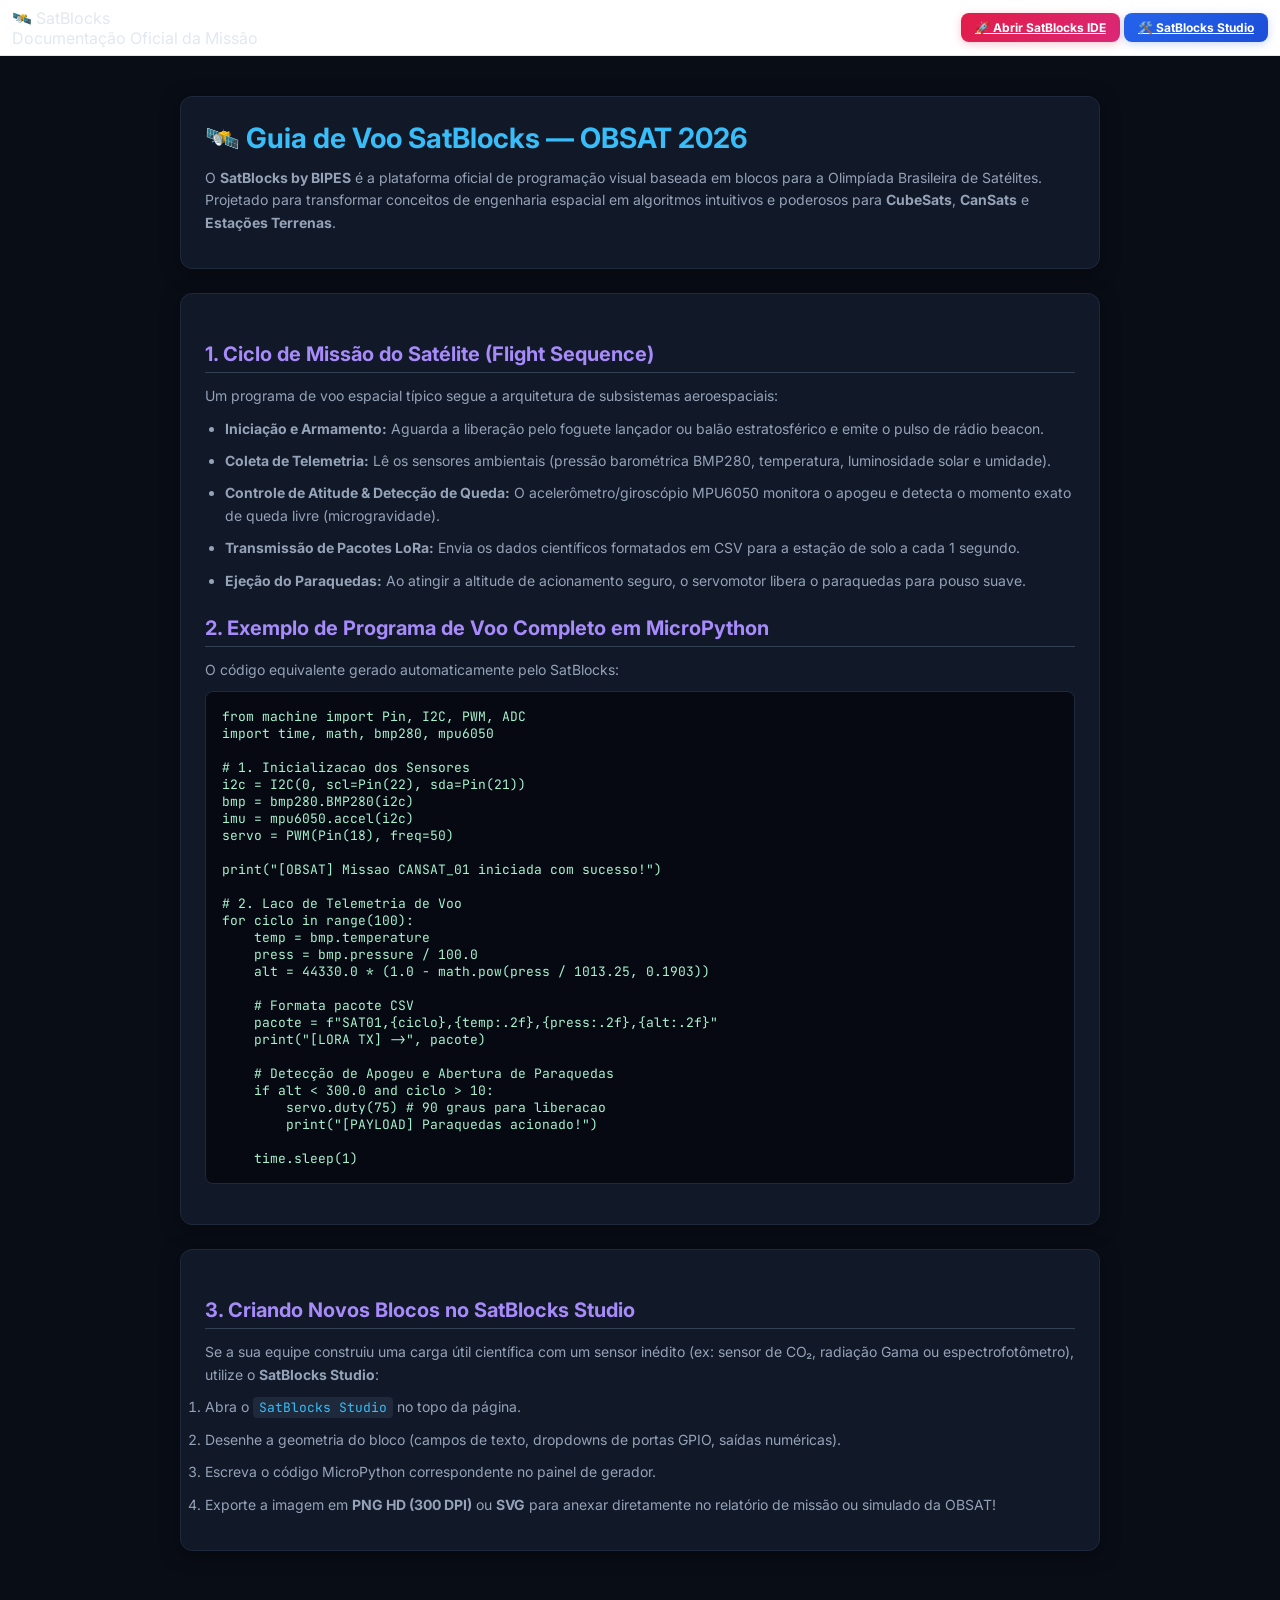
<file: docs.html>
<!DOCTYPE html>
<html lang="pt-BR">
<head>
  <meta charset="UTF-8">
  <meta name="viewport" content="width=device-width, initial-scale=1.0">
  <title>Documentação &amp; Tutoriais — SatBlocks by BIPES</title>
  
  <link rel="stylesheet" href="css/satblocks_theme.css">
  <link rel="preconnect" href="https://fonts.googleapis.com">
  <link rel="preconnect" href="https://fonts.gstatic.com" crossorigin>
  <link href="https://fonts.googleapis.com/css2?family=Inter:wght@400;500;600;700;800&family=JetBrains+Mono:wght@400;500;600&display=swap" rel="stylesheet">

  <style>
    body.docs-body {
      background: #090d16;
      color: #e2e8f0;
      overflow-y: auto;
      height: auto;
      min-height: 100vh;
    }
    .docs-container {
      max-width: 960px;
      margin: 0 auto;
      padding: 40px 20px;
    }
    .docs-card {
      background: #111827;
      border: 1px solid #1e293b;
      border-radius: 12px;
      padding: 24px;
      margin-bottom: 24px;
      box-shadow: 0 4px 20px rgba(0, 0, 0, 0.4);
    }
    h1 { font-size: 28px; color: #38bdf8; margin-bottom: 12px; }
    h2 { font-size: 20px; color: #a78bfa; margin-top: 24px; margin-bottom: 12px; border-bottom: 1px solid #334155; padding-bottom: 6px; }
    h3 { font-size: 16px; color: #34d399; margin-top: 16px; margin-bottom: 8px; }
    p, li { font-size: 14px; line-height: 1.6; color: #94a3b8; margin-bottom: 10px; }
    ul { padding-left: 20px; }
    code {
      background: #1e293b;
      color: #38bdf8;
      font-family: 'JetBrains Mono', monospace;
      padding: 2px 6px;
      border-radius: 4px;
      font-size: 13px;
    }
    pre {
      background: #060911;
      border: 1px solid #1e293b;
      padding: 16px;
      border-radius: 8px;
      overflow-x: auto;
      font-family: 'JetBrains Mono', monospace;
      font-size: 13px;
      color: #a7f3d0;
      margin-bottom: 16px;
    }
  </style>
</head>
<body class="docs-body">

  <header class="sat-header" style="position: sticky; top: 0;">
    <div class="sat-brand">
      <div class="sat-logo-badge">🛰️ SatBlocks</div>
      <div class="sat-title">Documentação Oficial da Missão</div>
    </div>
    <div class="sat-toolbar">
      <a href="index.html" class="sat-btn primary">🚀 Abrir SatBlocks IDE</a>
      <a href="studio.html" class="sat-btn accent">🛠️ SatBlocks Studio</a>
    </div>
  </header>

  <div class="docs-container">
    <div class="docs-card">
      <h1>🛰️ Guia de Voo SatBlocks — OBSAT 2026</h1>
      <p>O <strong>SatBlocks by BIPES</strong> é a plataforma oficial de programação visual baseada em blocos para a Olimpíada Brasileira de Satélites. Projetado para transformar conceitos de engenharia espacial em algoritmos intuitivos e poderosos para <strong>CubeSats</strong>, <strong>CanSats</strong> e <strong>Estações Terrenas</strong>.</p>
    </div>

    <div class="docs-card">
      <h2>1. Ciclo de Missão do Satélite (Flight Sequence)</h2>
      <p>Um programa de voo espacial típico segue a arquitetura de subsistemas aeroespaciais:</p>
      <ul>
        <li><strong>Iniciação e Armamento:</strong> Aguarda a liberação pelo foguete lançador ou balão estratosférico e emite o pulso de rádio beacon.</li>
        <li><strong>Coleta de Telemetria:</strong> Lê os sensores ambientais (pressão barométrica BMP280, temperatura, luminosidade solar e umidade).</li>
        <li><strong>Controle de Atitude &amp; Detecção de Queda:</strong> O acelerômetro/giroscópio MPU6050 monitora o apogeu e detecta o momento exato de queda livre (microgravidade).</li>
        <li><strong>Transmissão de Pacotes LoRa:</strong> Envia os dados científicos formatados em CSV para a estação de solo a cada 1 segundo.</li>
        <li><strong>Ejeção do Paraquedas:</strong> Ao atingir a altitude de acionamento seguro, o servomotor libera o paraquedas para pouso suave.</li>
      </ul>

      <h2>2. Exemplo de Programa de Voo Completo em MicroPython</h2>
      <p>O código equivalente gerado automaticamente pelo SatBlocks:</p>
      <pre>from machine import Pin, I2C, PWM, ADC
import time, math, bmp280, mpu6050

# 1. Inicializacao dos Sensores
i2c = I2C(0, scl=Pin(22), sda=Pin(21))
bmp = bmp280.BMP280(i2c)
imu = mpu6050.accel(i2c)
servo = PWM(Pin(18), freq=50)

print("[OBSAT] Missao CANSAT_01 iniciada com sucesso!")

# 2. Laco de Telemetria de Voo
for ciclo in range(100):
    temp = bmp.temperature
    press = bmp.pressure / 100.0
    alt = 44330.0 * (1.0 - math.pow(press / 1013.25, 0.1903))
    
    # Formata pacote CSV
    pacote = f"SAT01,{ciclo},{temp:.2f},{press:.2f},{alt:.2f}"
    print("[LORA TX] ->", pacote)
    
    # Detecção de Apogeu e Abertura de Paraquedas
    if alt &lt; 300.0 and ciclo &gt; 10:
        servo.duty(75) # 90 graus para liberacao
        print("[PAYLOAD] Paraquedas acionado!")
        
    time.sleep(1)</pre>
    </div>

    <div class="docs-card">
      <h2>3. Criando Novos Blocos no SatBlocks Studio</h2>
      <p>Se a sua equipe construiu uma carga útil científica com um sensor inédito (ex: sensor de CO₂, radiação Gama ou espectrofotômetro), utilize o <strong>SatBlocks Studio</strong>:</p>
      <ol>
        <li>Abra o <code>SatBlocks Studio</code> no topo da página.</li>
        <li>Desenhe a geometria do bloco (campos de texto, dropdowns de portas GPIO, saídas numéricas).</li>
        <li>Escreva o código MicroPython correspondente no painel de gerador.</li>
        <li>Exporte a imagem em <strong>PNG HD (300 DPI)</strong> ou <strong>SVG</strong> para anexar diretamente no relatório de missão ou simulado da OBSAT!</li>
      </ol>
    </div>
  </div>

</body>
</html>
</file>
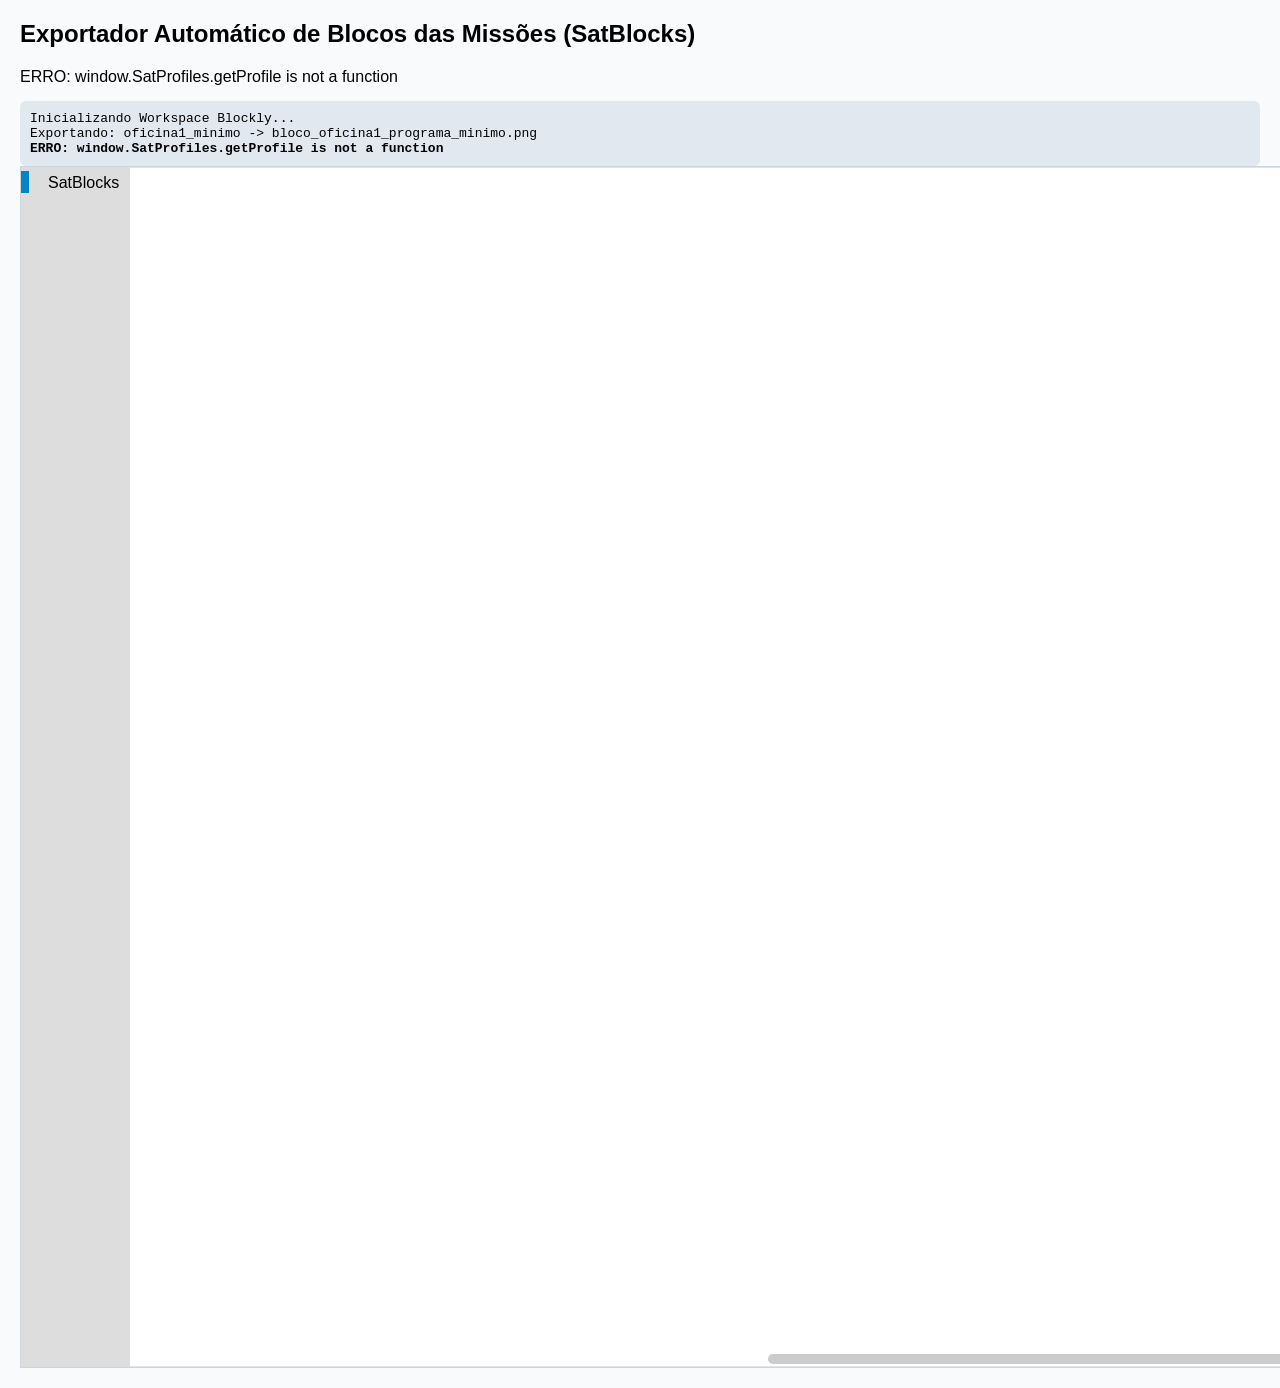
<file: export_mission_pngs.html>
<!DOCTYPE html>
<html lang="pt-BR">
<head>
  <meta charset="UTF-8">
  <title>Export Mission PNGs - SatBlocks</title>
  <script src="core/blockly/blockly_compressed.js?v=2026.3"></script>
  <script src="core/blockly/blocks_compressed.js?v=2026.3"></script>
  <script src="core/blockly/python_compressed.js?v=2026.3"></script>
  <script src="core/blockly/javascript_compressed.js?v=2026.3"></script>
  <script src="core/blockly/order_shim.js?v=2026.3"></script>
  <script src="core/msg/pt-br.js?v=2026.3"></script>
  <script src="satblocks/block_definitions.js?v=20260915-3"></script>
  <script src="satblocks/generator_python.js?v=20260915-2"></script>
  <script src="js/sat_profiles.js?v=20260915-2"></script>
  <script src="js/sat_capture.js?v=20260911-1000"></script>
  <style>
    body { font-family: sans-serif; margin: 20px; background: #f8fafc; }
    #blocklyDiv { width: 1400px; height: 1200px; border: 1px solid #cbd5e1; background: white; }
    #log { font-family: monospace; margin-top: 15px; padding: 10px; background: #e2e8f0; border-radius: 6px; }
  </style>
</head>
<body>
  <h2>Exportador Automático de Blocos das Missões (SatBlocks)</h2>
  <div id="status">INICIANDO...</div>
  <div id="log"></div>
  <div id="blocklyDiv"></div>

  <xml id="toolbox" style="display: none">
    <category name="SatBlocks" colour="#0284c7"></category>
  </xml>

  <script>
    function log(msg) {
      const el = document.getElementById('log');
      el.innerHTML += msg + '<br>';
      console.log(msg);
    }

    async function blobToDataUrl(blob) {
      return new Promise((resolve, reject) => {
        const reader = new FileReader();
        reader.onload = () => resolve(reader.result);
        reader.onerror = reject;
        reader.readAsDataURL(blob);
      });
    }

    async function runExport() {
      try {
        log('Inicializando Workspace Blockly...');
        const workspace = Blockly.inject('blocklyDiv', {
          toolbox: document.getElementById('toolbox'),
          scrollbars: true,
          zoom: { controls: false, wheel: false }
        });

        const missions = [
          { id: 'oficina1_minimo', filename: 'bloco_oficina1_programa_minimo.png' },
          { id: 'oficina1_beacon', filename: 'bloco_oficina1_beacon_tempo.png' },
          { id: 'oficina1_farol', filename: 'bloco_oficina1_leds_navegacao.png' },
          { id: 'oficina1_bmp280', filename: 'bloco_oficina1_bmp280_temperatura.png' },
          { id: 'oficina1_telemetria', filename: 'bloco_oficina1_pacote_telemetria.png' }
        ];

        for (const m of missions) {
          log('Exportando: ' + m.id + ' -> ' + m.filename);
          workspace.clear();
          
          const profile = window.SatProfiles.getProfile(m.id);
          if (!profile || !profile.xml) {
            throw new Error('Perfil não encontrado: ' + m.id);
          }

          const parseXml = Blockly.Xml.textToDom || (Blockly.utils && Blockly.utils.xml && Blockly.utils.xml.textToDom);
          const xmlDom = parseXml(profile.xml);
          Blockly.Xml.domToWorkspace(xmlDom, workspace);
          
          // Espera para layout e renderização dos blocos no DOM
          await new Promise(r => setTimeout(r, 400));

          const blob = await window.SatCapture.createPng(workspace);
          log('  PNG gerado, tamanho: ' + blob.size + ' bytes');

          const dataUrl = await blobToDataUrl(blob);
          const resp = await fetch('save_png.php', {
            method: 'POST',
            headers: { 'Content-Type': 'application/json' },
            body: JSON.stringify({ filename: m.filename, dataUrl: dataUrl })
          });
          const text = await resp.text();
          log('  Servidor salvou: ' + text);
        }

        document.getElementById('status').innerText = 'TUDO_CONCLUIDO_COM_SUCESSO';
        log('<b>Todas as missões foram exportadas e salvas com sucesso!</b>');
      } catch (err) {
        document.getElementById('status').innerText = 'ERRO: ' + err.message;
        log('<b>ERRO: ' + err.message + '</b>');
        console.error(err);
      }
    }

    window.addEventListener('DOMContentLoaded', () => {
      setTimeout(runExport, 300);
    });
  </script>
</body>
</html>
</file>
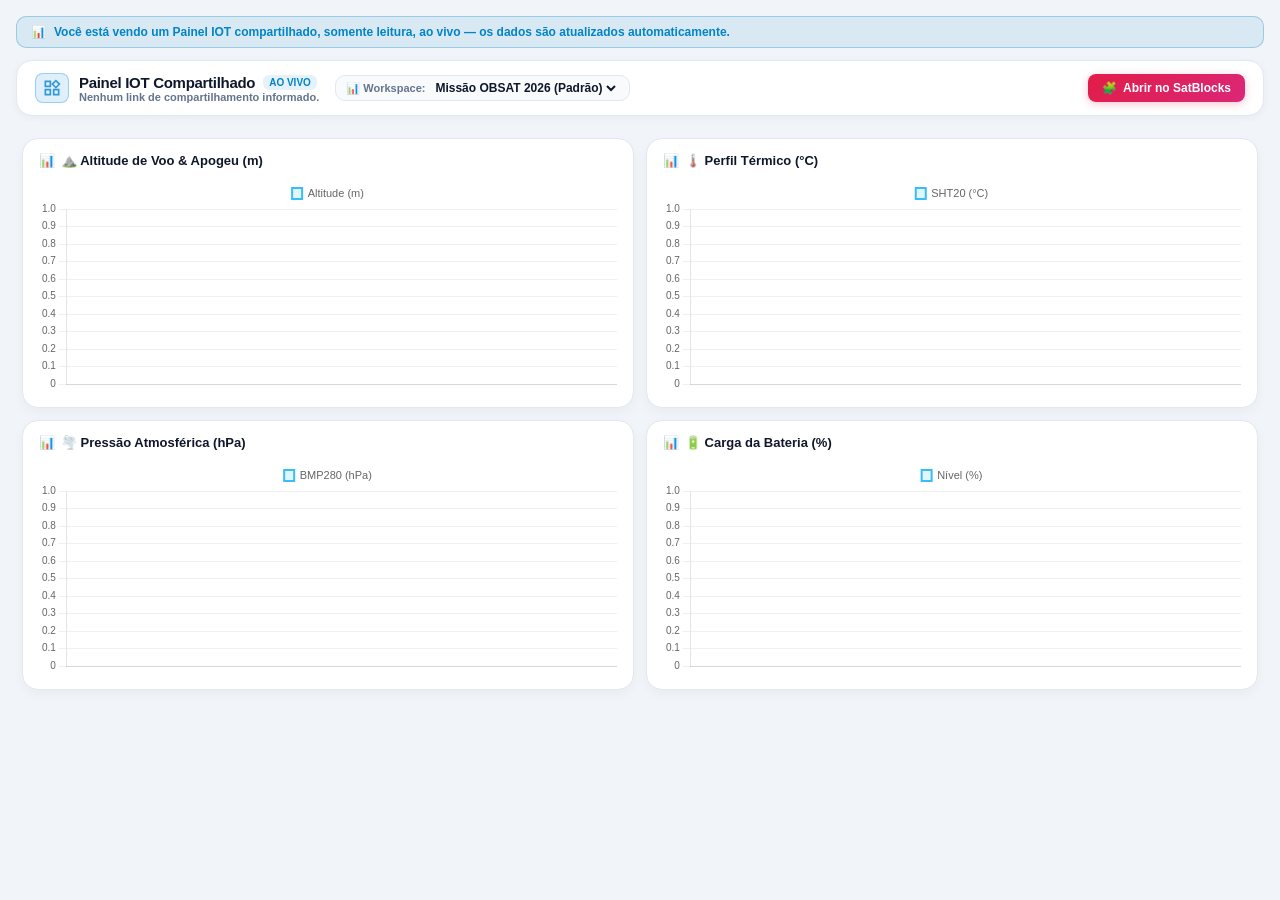
<file: painel_iot_compartilhado.html>
<!DOCTYPE html>
<html lang="pt-BR">
<head>
  <meta charset="UTF-8">
  <meta name="viewport" content="width=device-width, initial-scale=1.0">
  <title>Painel IOT Compartilhado — SatBlocks</title>

  <link rel="stylesheet" href="css/satblocks_theme.css?v=20260915-9">
  <link rel="icon" type="image/x-icon" href="media/favicon.ico">

  <script src="core/chart.umd.min.js?v=2026.2"></script>
  <script src="core/muuri.min.js?v=2026.2"></script>

  <style>
    body {
      background: var(--bg-app, #f1f5f9);
      padding: 16px;
    }
    /* Página é só leitura: esconde tudo relacionado a editar/organizar/remover */
    .widget-controls-box,
    #btnToggleEditGrid,
    #btnAddWidgetBipes,
    #btnOpenStorageManager,
    #btnClearDataboardData,
    #btnNewWorkspace,
    #btnEmptyAddWidget {
      display: none !important;
    }
    .shared-view-banner {
      display: flex;
      align-items: center;
      gap: 8px;
      background: rgba(2, 132, 199, 0.1);
      border: 1px solid rgba(2, 132, 199, 0.3);
      color: #0284c7;
      font-size: 12px;
      font-weight: 700;
      padding: 8px 14px;
      border-radius: 10px;
      margin-bottom: 12px;
    }
  </style>
</head>
<body>

  <div class="shared-view-banner">
    <span>📊</span>
    <span>Você está vendo um Painel IOT compartilhado, somente leitura, ao vivo — os dados são atualizados automaticamente.</span>
  </div>

  <div class="databoard-page-container">
    <div class="databoard-topbar">
      <div class="databoard-header-left">
        <div class="databoard-brand-box">
          <div class="bipes-logo-official" style="background: rgba(50, 152, 220, 0.15); border: 1.5px solid rgba(50, 152, 220, 0.4); padding: 4px 6px; border-radius: 8px; display: inline-flex; align-items: center; justify-content: center;">
            <svg width="20" height="20" viewBox="0 0 24 24" fill="#3298dc">
              <path d="m 16.66,4.52 2.83,2.83 -2.83,2.83 -2.83,-2.83 2.83,-2.83 M 9,5 V 9 H 5 V 5 h 4 m 10,10 v 4 h -4 v -4 h 4 M 9,15 v 4 H 5 V 15 H 9 M 16.66,1.69 11,7.34 16.66,13 22.32,7.34 Z M 11,3 H 3 v 8 h 8 z m 10,10 h -8 v 8 h 8 z M 11,13 H 3 v 8 h 8 z"/>
            </svg>
          </div>
          <div>
            <div class="databoard-title-row">
              <span class="databoard-title">Painel IOT Compartilhado</span>
              <span class="databoard-version-tag">Ao Vivo</span>
            </div>
            <span class="databoard-subtitle" id="sharedDashboardSubtitle">Carregando...</span>
          </div>
        </div>

        <div class="databoard-control-pill">
          <span style="font-size: 11px; font-weight: 700; color: #64748b;">📊 Workspace:</span>
          <select id="bipesWorkspaceSelect" class="databoard-select"></select>
        </div>
      </div>

      <div class="databoard-header-right">
        <a class="sat-btn primary" href="index.html" target="_blank" rel="noopener" style="text-decoration: none;">
          <span>🧩</span> Abrir no SatBlocks
        </a>
      </div>
    </div>

    <div class="databoard-content-wrapper" id="databoardContentWrapper">
      <div class="databoard-empty-state" id="databoardEmptyState" style="display: none;">
        <div class="databoard-empty-card">
          <div class="empty-icon">🛰️</div>
          <h3>Nenhum widget neste painel</h3>
          <p>Quem compartilhou este link ainda não tinha nenhum gráfico configurado.</p>
        </div>
      </div>

      <div class="bipes-muuri-grid" id="bipesGridContainer"></div>
    </div>
  </div>

  <!-- Campo interno usado pelo motor do Painel IOT (não editável aqui, preenchido pelo token do link) -->
  <input type="hidden" id="iotEquipeInput">

  <script src="js/sat_databoard.js?v=20260915-12"></script>
  <script>
    (function () {
      function getSharedId() {
        return new URLSearchParams(window.location.search).get('id');
      }

      async function loadSharedDashboard() {
        const id = getSharedId();
        const subtitleEl = document.getElementById('sharedDashboardSubtitle');
        if (!id) {
          if (subtitleEl) subtitleEl.innerText = 'Nenhum link de compartilhamento informado.';
          return;
        }

        try {
          const resp = await fetch(`telemetria/share_get.php?id=${encodeURIComponent(id)}`);
          const result = await resp.json();
          if (!result || result.status !== 'sucesso' || !result.data) {
            if (subtitleEl) subtitleEl.innerText = 'Este link não foi encontrado ou expirou.';
            return;
          }

          const { databoard, iotToken } = result.data;
          if (databoard && window.SatDataboard && window.SatDataboard.Workspaces) {
            window.SatDataboard.Workspaces.importProjectData(databoard);
          }
          if (iotToken && window.SatDataboard && window.SatDataboard.IotBridge) {
            window.SatDataboard.IotBridge.setToken(iotToken);
            window.SatDataboard.IotBridge.start();
          }

          if (subtitleEl) subtitleEl.innerText = 'Telemetria & Painel IoT ao vivo';
        } catch (err) {
          if (subtitleEl) subtitleEl.innerText = 'Erro ao carregar o painel compartilhado.';
          console.warn('[Painel Compartilhado] Erro:', err);
        }
      }

      // Dá tempo do auto-init padrão do SatDataboard (workspace/preset OBSAT
      // de exemplo) rodar antes de sobrescrever com os dados compartilhados.
      document.addEventListener('DOMContentLoaded', () => setTimeout(loadSharedDashboard, 200));
    })();
  </script>
</body>
</html>
</file>
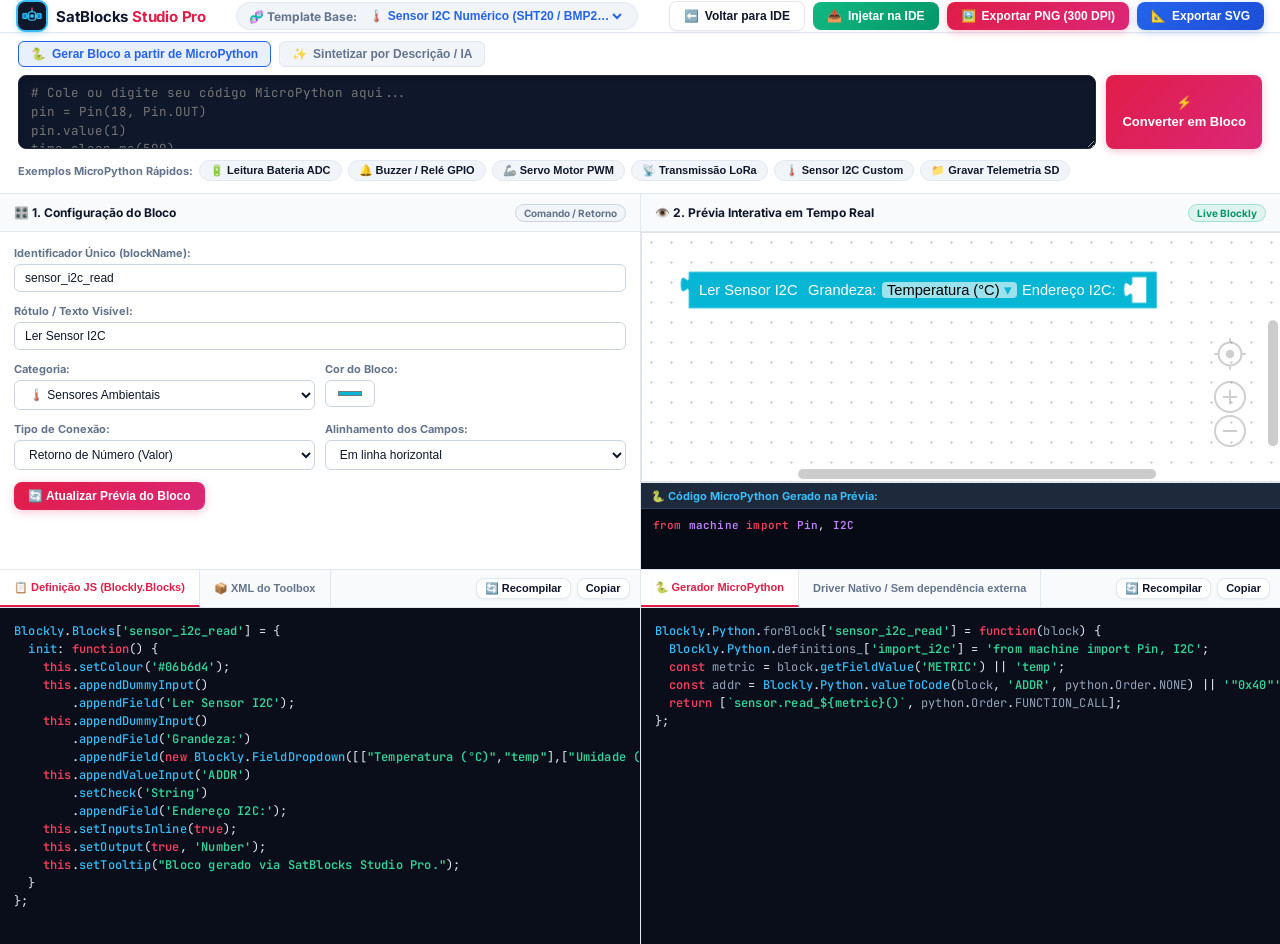
<file: studio.html>
<!DOCTYPE html>
<html lang="pt-BR">
<head>
  <meta charset="UTF-8">
  <meta name="viewport" content="width=device-width, initial-scale=1.0">
  <title>SatBlocks Studio Pro — Criador de Blocos & Drivers MicroPython</title>
  
  <!-- Estilos e Fontes -->
  <link rel="stylesheet" href="css/satblocks_theme.css">
  <link rel="stylesheet" href="css/studio.css">
  <link rel="preconnect" href="https://fonts.googleapis.com">
  <link rel="preconnect" href="https://fonts.gstatic.com" crossorigin>
  <link href="https://fonts.googleapis.com/css2?family=Inter:wght@400;500;600;700;800&family=JetBrains+Mono:wght@400;500;600&display=swap" rel="stylesheet">

  <!-- Favicon Oficial com Ícone do Satélite -->
  <link rel="icon" type="image/x-icon" href="media/favicon.ico">
  <link rel="shortcut icon" href="media/favicon.ico">

  <!-- Core Google Blockly Oficial -->
  <script src="core/blockly/blockly_compressed.js?v=2026.3"></script>
  <script src="core/blockly/blocks_compressed.js?v=2026.3"></script>
  <script src="core/blockly/javascript_compressed.js?v=2026.3"></script>
  <script src="core/blockly/python_compressed.js?v=2026.3"></script>
  <script src="core/blockly/order_shim.js?v=2026.3"></script>
  <script src="core/msg/pt-br.js?v=2026.3"></script>

  <!-- Módulos do SatBlocks Studio Pro -->
  <script src="js/sat_driver_hub.js"></script>
  <script src="js/sat_ai_synthesizer.js"></script>
  <script src="js/sat_studio_core.js"></script>
</head>
<body class="studio-body">

  <!-- HEADER DO STUDIO -->
  <header class="studio-header">
    <div class="studio-brand" style="display: inline-flex; align-items: center; gap: 8px;">
      <div class="satblock-logo-badge" style="width: 32px; height: 32px; background: #0f172a; border: 2px solid #38bdf8; border-radius: 9px; display: flex; align-items: center; justify-content: center; box-shadow: 0 2px 6px rgba(56, 189, 248, 0.25);">
        <img src="media/favicon.ico" alt="SatBlocks" style="width: 20px; height: 20px; object-fit: contain;">
      </div>
      <div class="studio-logo-texts">
        <span class="studio-title-main">SatBlocks <strong>Studio Pro</strong></span>
        <span class="studio-subtitle">Block Synthesizer &amp; MicroPython Driver Hub</span>
      </div>
    </div>

    <!-- SELETOR DE TEMPLATE BASE -->
    <div class="studio-template-selector">
      <label for="selectBaseTemplate">🧬 Template Base:</label>
      <select id="selectBaseTemplate" onchange="SatStudioCore.loadBaseTemplate(this.value)">
        <option value="template_i2c_sensor">🌡️ Sensor I2C Numérico (SHT20 / BMP280)</option>
        <option value="template_actuator_multiline">⚙️ Atuador / Ejeção Multilinhas</option>
        <option value="template_telecom_packet">📡 Transmissão LoRa / Pacote</option>
        <option value="template_adc_voltage">⚡ Medidor de Tensão ADC / EPS</option>
      </select>
    </div>

    <!-- AÇÕES DA TOPBAR -->
    <div class="sat-toolbar">
      <button class="sat-btn" onclick="window.location.href='index.html'" title="Voltar para a IDE principal">
        <span>⬅️</span> <span class="btn-label">Voltar para IDE</span>
      </button>

      <button class="sat-btn success" id="btnInjectIDE" title="Injetar e testar imediatamente na IDE SatBlocks">
        <span>📥</span> <span class="btn-label">Injetar na IDE</span>
      </button>

      <button class="sat-btn primary" id="btnExportPng" title="Exportar imagem do bloco em alta resolução PNG (300 DPI)">
        <span>🖼️</span> <span class="btn-label">Exportar PNG (300 DPI)</span>
      </button>

      <button class="sat-btn accent" id="btnExportSvg" title="Exportar vetor SVG escalável">
        <span>📐</span> <span class="btn-label">Exportar SVG</span>
      </button>
    </div>
  </header>

  <!-- PAINEL DE CRIAÇÃO INTELIGENTE: MICROPYTHON & PROMPT/IA -->
  <section class="studio-creation-bar">
    <!-- TABS DE SELEÇÃO DE MODO DE CRIAÇÃO -->
    <div class="creation-mode-tabs">
      <button class="mode-tab-btn active" id="btnModePython" onclick="switchCreationMode('python')">
        <span>🐍</span> <strong>Gerar Bloco a partir de MicroPython</strong>
      </button>
      <button class="mode-tab-btn" id="btnModePrompt" onclick="switchCreationMode('prompt')">
        <span>✨</span> <strong>Sintetizar por Descrição / IA</strong>
      </button>
    </div>

    <!-- MODO 1: MICROPYTHON TO BLOCK -->
    <div class="creation-mode-panel active" id="panelModePython">
      <div class="python-input-row">
        <textarea id="inputMicroPythonCode" class="python-code-box" placeholder="# Cole ou digite seu código MicroPython aqui...&#10;pin = Pin(18, Pin.OUT)&#10;pin.value(1)&#10;time.sleep_ms(500)&#10;pin.value(0)" rows="3" spellcheck="false"></textarea>
        <div class="python-action-col">
          <button class="sat-btn primary full-height" id="btnSynthesizePython" onclick="executePythonSynthesis()" title="Converter este código MicroPython em um bloco visual interativo">
            <span>⚡</span> <span>Converter em Bloco</span>
          </button>
        </div>
      </div>

      <!-- PRESETS RÁPIDOS DE MICROPYTHON -->
      <div class="prompt-presets">
        <span class="presets-label">Exemplos MicroPython Rápidos:</span>
        <button class="preset-chip" onclick="applyPythonPreset('adc_battery')">🔋 Leitura Bateria ADC</button>
        <button class="preset-chip" onclick="applyPythonPreset('buzzer_pulse')">🔔 Buzzer / Relé GPIO</button>
        <button class="preset-chip" onclick="applyPythonPreset('servo_pwm')">🦾 Servo Motor PWM</button>
        <button class="preset-chip" onclick="applyPythonPreset('lora_send')">📡 Transmissão LoRa</button>
        <button class="preset-chip" onclick="applyPythonPreset('i2c_sensor')">🌡️ Sensor I2C Custom</button>
        <button class="preset-chip" onclick="applyPythonPreset('sd_log')">📁 Gravar Telemetria SD</button>
      </div>
    </div>

    <!-- MODO 2: PROMPT & IA -->
    <div class="creation-mode-panel" id="panelModePrompt">
      <div class="prompt-input-container">
        <span class="prompt-icon">✨</span>
        <input type="text" id="inputBlockPrompt" placeholder="Digite sua solicitação (Ex: Criar bloco para ler Mini Sensor de Toque Capacitivo TTP223B)..." onkeydown="if(event.key==='Enter') executePromptGeneration()">
        
        <button class="sat-btn" id="btnOpenAIModal" onclick="openAIConfigModal()" title="Configurar Chave de API da IA (Gemini / OpenAI)">
          <span id="aiStatusIcon">⚙️</span> <span class="btn-label">Conectar IA</span>
        </button>

        <button class="sat-btn primary" id="btnGeneratePrompt" onclick="executePromptGeneration()">
          🚀 Sintetizar Bloco &amp; Driver
        </button>
      </div>

      <!-- PRESETS RÁPIDOS DE HARDWARE -->
      <div class="prompt-presets">
        <span class="presets-label">Chips &amp; Sensores Rápidos:</span>
        <button class="preset-chip" onclick="applyPreset('Sensor de Distância Laser ToF VL53L0X em I2C')">🎯 VL53L0X (Distância ToF)</button>
        <button class="preset-chip" onclick="applyPreset('Sensor de Radiação Ultravioleta VEML6075 I2C')">☀️ VEML6075 (Índice UV)</button>
        <button class="preset-chip" onclick="applyPreset('Sensor de Tensão e Corrente EPS INA219 I2C')">⚡ INA219 (Tensão/Corrente)</button>
        <button class="preset-chip" onclick="applyPreset('Sensor de Gases e Qualidade do Ar BME680 I2C')">💨 BME680 (Gás/Pressão)</button>
        <button class="preset-chip" onclick="applyPreset('Sensor Cardíaco e Oxímetro MAX30102')">❤️ MAX30102 (SpO2/BPM)</button>
        <button class="preset-chip" onclick="applyPreset('Servo Motor SG90 com controle de ângulo PWM')">🦾 Servo SG90 (Ejeção)</button>
      </div>
    </div>
  </section>

  <!-- GRID PRINCIPAL DE 4 QUADRANTES -->
  <main class="studio-grid">
    
    <!-- QUADRANTE 1: CONFIGURAÇÃO VISUAL & CAMPOS DO BLOCO -->
    <section class="studio-pane">
      <div class="pane-header">
        <span>🎛️ 1. Configuração do Bloco</span>
        <span class="pane-badge" id="blockTypeBadge">Comando / Retorno</span>
      </div>
      <div class="pane-content editor-form-content">
        <div class="form-group">
          <label>Identificador Único (blockName):</label>
          <input type="text" id="cfgBlockName" value="sensor_i2c_read" onchange="updateBlockFromForm()">
        </div>

        <div class="form-group">
          <label>Rótulo / Texto Visível:</label>
          <input type="text" id="cfgBlockLabel" value="Ler Sensor I2C" onchange="updateBlockFromForm()">
        </div>

        <div class="form-row-2">
          <div class="form-group">
            <label>Categoria:</label>
            <select id="cfgCategory" onchange="updateBlockFromForm()">
              <option value="Sensores Ambientais">🌡️ Sensores Ambientais</option>
              <option value="Inércia & ADCS">🧭 Inércia & ADCS</option>
              <option value="Navegação & GPS">📍 Navegação & GPS</option>
              <option value="Comunicação & LoRa">📡 Comunicação & LoRa</option>
              <option value="Energia & EPS">⚡ Energia & EPS</option>
              <option value="Câmera & Payload">📷 Câmera & Payload</option>
              <option value="Atuadores & Ejeção">⚙️ Atuadores & Ejeção</option>
              <option value="Arquivos & Flash">📁 Arquivos & Flash</option>
            </select>
          </div>

          <div class="form-group">
            <label>Cor do Bloco:</label>
            <input type="color" id="cfgColor" value="#06b6d4" onchange="updateBlockFromForm()">
          </div>
        </div>

        <div class="form-row-2">
          <div class="form-group">
            <label>Tipo de Conexão:</label>
            <select id="cfgBlockType" onchange="updateBlockFromForm()">
              <option value="output_number">Retorno de Número (Valor)</option>
              <option value="output_string">Retorno de Texto (String)</option>
              <option value="output_boolean">Retorno Lógico (Booleano)</option>
              <option value="statement">Comando de Encaixe (Execução)</option>
            </select>
          </div>

          <div class="form-group">
            <label>Alinhamento dos Campos:</label>
            <select id="cfgInputsInline" onchange="updateBlockFromForm()">
              <option value="true">Em linha horizontal</option>
              <option value="false">Múltiplas linhas verticais</option>
            </select>
          </div>
        </div>

        <div class="form-actions">
          <button class="sat-btn primary full-width" onclick="updateBlockFromForm()">
            🔄 Atualizar Prévia do Bloco
          </button>
        </div>
      </div>
    </section>

    <!-- QUADRANTE 2: PRÉVIA VIVA & SIMULADOR PYTHON -->
    <section class="studio-pane">
      <div class="pane-header">
        <span>👁️ 2. Prévia Interativa em Tempo Real</span>
        <span class="pane-badge success">Live Blockly</span>
      </div>
      <div class="pane-content preview-split-container">
        <div id="previewArea" style="flex: 1; min-height: 250px; position: relative;">
          <div id="previewDiv" style="width: 100%; height: 100%; position: absolute; background: #ffffff;"></div>
        </div>

        <!-- PAINEL INFERIOR DO PREVIEW: CÓDIGO PYTHON GERADO PELO BLOCO NA PRÉVIA -->
        <div class="preview-python-bar">
          <div class="sub-header">
            <span>🐍 Código MicroPython Gerado na Prévia:</span>
          </div>
          <pre class="code-output mini" id="previewPythonOutput"># Conecte ou mova os blocos na prévia para inspecionar o código Python gerado</pre>
        </div>
      </div>
    </section>

    <!-- QUADRANTE 3: DEFINIÇÃO JAVASCRIPT & XML DO TOOLBOX -->
    <section class="studio-pane">
      <div class="pane-header tabbed-header">
        <div class="tab-buttons">
          <button class="pane-tab active" onclick="switchCodeTab('js')">📋 Definição JS (Blockly.Blocks)</button>
          <button class="pane-tab" onclick="switchCodeTab('xml')">📦 XML do Toolbox</button>
        </div>
        <div style="display: flex; gap: 6px;">
          <button class="sat-btn copy-btn" onclick="SatStudioCore.recompileFromEditedPanels()" title="Recompilar código editado manualmente">🔄 Recompilar</button>
          <button class="sat-btn copy-btn" onclick="copyCurrentCodeTab()">Copiar</button>
        </div>
      </div>
      <div class="pane-content">
        <div id="tabContentJs" class="code-tab-panel active">
          <pre class="code-output editable" id="blockDefinitionOutput" contenteditable="true" spellcheck="false" title="Edição direta de código JavaScript"></pre>
        </div>
        <div id="tabContentXml" class="code-tab-panel">
          <pre class="code-output editable" id="toolboxSnippetOutput" contenteditable="true" spellcheck="false" title="Edição direta de XML do Toolbox"></pre>
        </div>
      </div>
    </section>

    <!-- QUADRANTE 4: GERADOR PYTHON & DRIVER MICROPYTHON (.PY) -->
    <section class="studio-pane">
      <div class="pane-header tabbed-header">
        <div class="tab-buttons">
          <button class="pane-tab active" onclick="switchPythonTab('gen')">🐍 Gerador MicroPython</button>
          <button class="pane-tab" onclick="switchPythonTab('driver')" id="driverTitleBadge">📁 Driver (.py)</button>
        </div>
        <div style="display: flex; gap: 6px;">
          <button class="sat-btn copy-btn" onclick="SatStudioCore.recompileFromEditedPanels()" title="Recompilar gerador editado manualmente">🔄 Recompilar</button>
          <button class="sat-btn copy-btn" onclick="copyCurrentPythonTab()">Copiar</button>
        </div>
      </div>
      <div class="pane-content">
        <div id="tabContentGen" class="code-tab-panel active">
          <pre class="code-output editable" id="generatorStubOutput" contenteditable="true" spellcheck="false" title="Edição direta do Gerador Python"></pre>
        </div>
        <div id="tabContentDriver" class="code-tab-panel">
          <pre class="code-output editable" id="driverPyOutput" contenteditable="true" spellcheck="false" title="Edição do Driver .py"></pre>
        </div>
      </div>
    </section>

  </main>

  <!-- MODAL DE CONFIGURAÇÃO DE CHAVE DE API DA IA -->
  <div class="studio-modal-backdrop" id="modalAIConfigBackdrop" style="display: none;" onclick="if(event.target === this) closeAIConfigModal()">
    <div class="studio-modal-box">
      <div class="modal-header">
        <span>⚙️ Conectar Inteligência Artificial (API Key)</span>
        <button class="modal-close-btn" onclick="closeAIConfigModal()">✕</button>
      </div>
      <div class="modal-body">
        <p class="modal-desc">
          Conecte sua chave de API do <strong>Google Gemini</strong> para que a IA analise qualquer sensor, módulo ou hardware e gere automaticamente blocos avançados, drivers MicroPython e registradores.
        </p>

        <div class="form-group">
          <label>Provedor de IA:</label>
          <select id="selectAIProvider">
            <option value="gemini">Google Gemini (Gemini 1.5 / 2.0 Flash — Rápido &amp; Gratuito)</option>
          </select>
        </div>

        <div class="form-group">
          <label>Chave de API (API Key):</label>
          <input type="password" id="inputAIApiKey" placeholder="Cole sua API Key do Google Gemini..." autocomplete="off">
          <span class="help-text">Sua chave é armazenada de forma segura exclusivamente no seu navegador local (LocalStorage).</span>
        </div>

        <div class="modal-actions">
          <button class="sat-btn" onclick="closeAIConfigModal()">Cancelar</button>
          <button class="sat-btn primary" onclick="saveAIConfig()">💾 Salvar Chave &amp; Conectar</button>
        </div>
      </div>
    </div>
  </div>

  <!-- SCRIPTS DE INTERFACE DO STUDIO -->
  <script>
    let activeCodeTab = 'js';
    let activePythonTab = 'gen';

    function openAIConfigModal() {
      const apiKey = window.SatAISynthesizer ? window.SatAISynthesizer.getApiKey() : '';
      document.getElementById('inputAIApiKey').value = apiKey;
      document.getElementById('modalAIConfigBackdrop').style.display = 'flex';
    }

    function closeAIConfigModal() {
      document.getElementById('modalAIConfigBackdrop').style.display = 'none';
    }

    function saveAIConfig() {
      const key = document.getElementById('inputAIApiKey').value;
      if (window.SatAISynthesizer) {
        window.SatAISynthesizer.setApiKey(key);
      }
      updateAIStatusBadge();
      closeAIConfigModal();
      if (key && key.trim()) {
        alert('✨ Chave de API do Gemini salva com sucesso!');
      } else {
        alert('ℹ️ Modo local inteligente ativado.');
      }
    }

    function updateAIStatusBadge() {
      const key = window.SatAISynthesizer ? window.SatAISynthesizer.getApiKey() : '';
      const icon = document.getElementById('aiStatusIcon');
      const btn = document.getElementById('btnOpenAIModal');
      if (key && key.trim()) {
        if (icon) icon.textContent = '🟢';
        if (btn) btn.title = 'IA Conectada (Gemini Flash ativo)';
      } else {
        if (icon) icon.textContent = '⚙️';
        if (btn) btn.title = 'Configurar Chave de API da IA';
      }
    }

    function switchCodeTab(tab) {
      activeCodeTab = tab;
      document.querySelectorAll('.tabbed-header .tab-buttons button').forEach((btn, idx) => {
        if (idx === 0) btn.classList.toggle('active', tab === 'js');
        if (idx === 1) btn.classList.toggle('active', tab === 'xml');
      });
      document.getElementById('tabContentJs').classList.toggle('active', tab === 'js');
      document.getElementById('tabContentXml').classList.toggle('active', tab === 'xml');
    }

    function switchPythonTab(tab) {
      activePythonTab = tab;
      const buttons = document.querySelectorAll('.studio-pane:nth-child(4) .tab-buttons button');
      if (buttons[0]) buttons[0].classList.toggle('active', tab === 'gen');
      if (buttons[1]) buttons[1].classList.toggle('active', tab === 'driver');
      document.getElementById('tabContentGen').classList.toggle('active', tab === 'gen');
      document.getElementById('tabContentDriver').classList.toggle('active', tab === 'driver');
    }

    function copyCurrentCodeTab() {
      const el = activeCodeTab === 'js' 
        ? document.getElementById('blockDefinitionOutput') 
        : document.getElementById('toolboxSnippetOutput');
      const text = (el && el.innerText !== undefined) ? el.innerText : (el ? el.textContent : '');
      navigator.clipboard.writeText(text);
      alert('Código copiado para a área de transferência!');
    }

    function copyCurrentPythonTab() {
      const el = activePythonTab === 'gen'
        ? document.getElementById('generatorStubOutput')
        : document.getElementById('driverPyOutput');
      const text = (el && el.innerText !== undefined) ? el.innerText : (el ? el.textContent : '');
      navigator.clipboard.writeText(text);
      alert('Código copiado para a área de transferência!');
    }

    function switchCreationMode(mode) {
      document.getElementById('btnModePython').classList.toggle('active', mode === 'python');
      document.getElementById('btnModePrompt').classList.toggle('active', mode === 'prompt');
      document.getElementById('panelModePython').classList.toggle('active', mode === 'python');
      document.getElementById('panelModePrompt').classList.toggle('active', mode === 'prompt');
    }

    const PYTHON_PRESETS = {
      'adc_battery': `# Leitura de Tensão da Bateria (ADC)\ntensao = round((ADC(Pin(36)).read() / 4095.0 * 3.3) * 2.0, 2)`,
      'buzzer_pulse': `# Acionamento de Buzzer / Relé\nbuzzer = Pin(25, Pin.OUT)\nbuzzer.value(1)\ntime.sleep_ms(80)\nbuzzer.value(0)`,
      'servo_pwm': `# Controle de Servo Motor (PWM 50Hz)\nservo = PWM(Pin(19), freq=50)\nservo.duty(77) # 90 graus`,
      'lora_send': `# Transmissão de Pacote LoRa\nlora.send("SAT_DATA", sf=7)`,
      'i2c_sensor': `# Leitura Direta de Sensor I2C\nleitura = sensor.read_temp()`,
      'sd_log': `# Registro de Telemetria no Arquivo Flash / SD\nwith open("telemetria.csv", "a") as f:\n    f.write("DADOS\\n")`
    };

    function applyPythonPreset(key) {
      if (PYTHON_PRESETS[key]) {
        document.getElementById('inputMicroPythonCode').value = PYTHON_PRESETS[key];
        executePythonSynthesis();
      }
    }

    function executePythonSynthesis() {
      const code = document.getElementById('inputMicroPythonCode').value;
      if (!code || !code.trim()) {
        alert('Por favor, digite ou cole um trecho de código MicroPython.');
        return;
      }
      const success = SatStudioCore.synthesizeFromPython(code);
      if (success) {
        syncFormFromCurrentConfig();
      }
    }

    async function executePromptGeneration() {
      const prompt = document.getElementById('inputBlockPrompt').value;
      if (prompt && prompt.trim()) {
        const btn = document.getElementById('btnGeneratePrompt');
        if (btn) {
          btn.disabled = true;
          btn.textContent = '⏳ Sintetizando...';
        }
        try {
          await SatStudioCore.generateFromPrompt(prompt);
          syncFormFromCurrentConfig();
        } finally {
          if (btn) {
            btn.disabled = false;
            btn.textContent = '🚀 Sintetizar Bloco & Driver';
          }
        }
      }
    }

    function applyPreset(text) {
      document.getElementById('inputBlockPrompt').value = text;
      executePromptGeneration();
    }

    function syncFormFromCurrentConfig() {
      const cfg = SatStudioCore.getCurrentConfig();
      if (!cfg) return;
      document.getElementById('cfgBlockName').value = cfg.blockName;
      document.getElementById('cfgBlockLabel').value = cfg.label;
      document.getElementById('cfgColor').value = cfg.color;
      document.getElementById('cfgBlockType').value = cfg.blockType;
      document.getElementById('cfgInputsInline').value = cfg.inputsInline ? 'true' : 'false';
    }

    function updateBlockFromForm() {
      const cfg = SatStudioCore.getCurrentConfig() || {};
      cfg.blockName = document.getElementById('cfgBlockName').value.trim() || 'bloco_custom';
      cfg.label = document.getElementById('cfgBlockLabel').value.trim() || 'Bloco Customizado';
      cfg.category = document.getElementById('cfgCategory').value;
      cfg.color = document.getElementById('cfgColor').value;
      cfg.blockType = document.getElementById('cfgBlockType').value;
      cfg.inputsInline = document.getElementById('cfgInputsInline').value === 'true';

      // Recompila com a nova configuração do formulário
      SatStudioCore.applyBlockConfiguration(cfg);
    }

    // Inicialização ao carregar o DOM
    window.addEventListener('DOMContentLoaded', () => {
      SatStudioCore.init();
      syncFormFromCurrentConfig();
      updateAIStatusBadge();

      document.getElementById('btnInjectIDE').addEventListener('click', () => {
        if (SatStudioCore.injectIntoSatBlocksIDE()) {
          alert('✨ Bloco validado com 5 travas de segurança e injetado na IDE SatBlocks com sucesso!\nEle estará disponível imediatamente na sua barra de ferramentas.');
        }
      });

      document.getElementById('btnExportPng').addEventListener('click', () => {
        SatStudioCore.exportBlockImage('png');
      });

      document.getElementById('btnExportSvg').addEventListener('click', () => {
        SatStudioCore.exportBlockImage('svg');
      });
    });
  </script>
</body>
</html>
</file>
<file: css/satblocks_theme.css>
/**
 * SatBlocks by BIPES — Design System Oficial OBSAT (Clean Modern Theme)
 * Identidade Visual Oficial OBSAT 2026: Fundo Clean, Rosa OBSAT, Azul Espacial e Cards Elevados
 * Copyright (C) 2026 OBSAT / BIPES Project
 */

:root {
  /* Paleta Oficial OBSAT */
  --obsat-pink: #e11d48;
  --obsat-pink-hover: #be123c;
  --obsat-pink-light: rgba(225, 29, 72, 0.08);
  --obsat-pink-border: rgba(225, 29, 72, 0.3);

  --obsat-blue: #2563eb;
  --obsat-blue-hover: #1d4ed8;
  --obsat-blue-light: rgba(37, 99, 235, 0.08);

  --obsat-navy: #1e1b4b;
  --obsat-slate: #0f172a;

  /* Superfícies & Layout Clean */
  --bg-space: #f8fafc;
  --bg-surface: #ffffff;
  --bg-subtle: #f1f5f9;
  --bg-card: #ffffff;

  /* Bordas e Sombras */
  --border-color: #e2e8f0;
  --border-darker: #cbd5e1;
  --border-focus: var(--obsat-pink);
  --shadow-sm: 0 1px 3px rgba(0, 0, 0, 0.05);
  --shadow-md: 0 4px 16px -2px rgba(15, 23, 42, 0.06), 0 2px 6px -2px rgba(15, 23, 42, 0.04);
  --shadow-lg: 0 10px 25px -3px rgba(15, 23, 42, 0.08), 0 4px 10px -2px rgba(15, 23, 42, 0.03);

  /* Textos */
  --text-main: #0f172a;
  --text-muted: #64748b;
  --text-dim: #94a3b8;

  /* Status */
  --accent-green: #10b981;
  --accent-amber: #f59e0b;
  --accent-red: #ef4444;
  --accent-cyan: #06b6d4;

  --font-sans: 'Inter', -apple-system, BlinkMacSystemFont, 'Segoe UI', Roboto, Helvetica, Arial, sans-serif;
  --font-mono: 'JetBrains Mono', 'Fira Code', 'Consolas', monospace;
  --radius-sm: 6px;
  --radius-md: 10px;
  --radius-lg: 14px;
}

* {
  box-sizing: border-box;
  margin: 0;
  padding: 0;
}

body {
  font-family: var(--font-sans);
  background-color: var(--bg-space);
  color: var(--text-main);
  height: 100vh;
  overflow: hidden;
  display: flex;
  flex-direction: column;
  -webkit-font-smoothing: antialiased;
}

/* ==========================================
   TOPBAR GLOBAL ESTILO OBSAT / BIPES RESPONSIVA
   ========================================== */
.sat-header, .sat-topbar {
  height: 56px;
  background: var(--bg-surface);
  border-bottom: 1px solid var(--border-color);
  display: flex;
  align-items: center;
  justify-content: space-between;
  padding: 0 16px;
  box-shadow: var(--shadow-sm);
  z-index: 1000;
  position: relative;
  gap: 10px;
  min-width: 0;
  overflow: visible;
  flex-wrap: nowrap;
}

.sat-topbar-left {
  display: flex;
  align-items: center;
  gap: 10px;
  white-space: nowrap;
  flex-shrink: 0;
}

.satblock-brand {
  display: inline-flex;
  align-items: center;
  gap: 8px;
  cursor: pointer;
  user-select: none;
  transition: transform 0.2s;
  flex-shrink: 0;
}

.satblock-brand:hover {
  transform: translateY(-1px);
}

.bipes-logo-official {
  transition: all 0.2s;
  flex-shrink: 0;
}

.bipes-logo-official:hover {
  background: rgba(50, 152, 220, 0.2);
  border-color: rgba(50, 152, 220, 0.6);
  transform: scale(1.05);
}

.sat-topbar-right {
  display: flex;
  align-items: center;
  gap: 8px;
  white-space: nowrap;
  flex-shrink: 0;
}

/* Tag OBSAT Oficial Rosa */
.sat-obsat-tag {
  font-size: 11px;
  font-weight: 800;
  color: #ffffff;
  background: linear-gradient(135deg, var(--obsat-pink), #db2777);
  padding: 4px 10px;
  border-radius: 6px;
  letter-spacing: 0.5px;
  box-shadow: 0 2px 8px rgba(225, 29, 72, 0.25);
  text-transform: uppercase;
}

/* ABAS DA TOPBAR (BLINDAGEM VISUAL OBSAT FLUIDA) */
.sat-tabs-nav, .sat-main-tabs-nav {
  display: flex;
  align-items: center;
  gap: 3px;
  background: var(--bg-subtle);
  padding: 3px 4px;
  border-radius: 10px;
  border: 1px solid var(--border-color);
  flex-shrink: 0;
  position: relative;
}

.sat-tab-btn, .sat-main-tab {
  background: transparent;
  color: var(--text-muted);
  border: none;
  padding: 6px 14px;
  border-radius: 8px;
  font-size: 13px;
  font-weight: 700;
  cursor: pointer;
  display: flex;
  align-items: center;
  gap: 6px;
  transition: all 0.2s cubic-bezier(0.4, 0, 0.2, 1);
  user-select: none;
  white-space: nowrap;
  flex-shrink: 0;
}

.sat-tab-btn:hover, .sat-main-tab:hover {
  color: var(--text-main);
  background: rgba(255, 255, 255, 0.8);
}

.sat-tab-btn.active, .sat-main-tab.active {
  background: var(--bg-surface);
  color: var(--obsat-pink);
  box-shadow: 0 2px 6px rgba(0, 0, 0, 0.06);
  font-weight: 800;
}

/* PÍLULAS SUPERIORES DE AÇÃO BIPES */
.sat-topbar-actions {
  display: flex;
  align-items: center;
  gap: 8px;
  white-space: nowrap;
  flex-shrink: 0;
}

/* Pílula de Conexão Separada (#channel_connect) */
.channel-connect-pill {
  display: inline-flex;
  align-items: center;
  background: #ffffff;
  border: 1px solid var(--border-darker);
  border-radius: 20px;
  padding: 3px 6px;
  gap: 4px;
  box-shadow: var(--shadow-sm);
  flex-shrink: 0;
}

.channel-pill-btn {
  background: transparent;
  border: 1px solid transparent;
  color: #64748b;
  font-size: 11px;
  font-weight: 700;
  cursor: pointer;
  display: inline-flex;
  align-items: center;
  gap: 4px;
  padding: 3px 8px;
  border-radius: 12px;
  transition: all 0.2s;
  flex-shrink: 0;
}

.channel-pill-btn:hover {
  background: var(--bg-subtle);
  color: var(--obsat-navy);
}

.channel-pill-btn.active {
  background: rgba(37, 99, 235, 0.12);
  border-color: rgba(37, 99, 235, 0.3);
  color: var(--obsat-blue);
}

.pill-divider {
  width: 1px;
  height: 14px;
  background: #cbd5e1;
  flex-shrink: 0;
}

.connect-status-btn {
  background: linear-gradient(135deg, #10b981, #059669);
  color: #ffffff;
  border: none;
  font-size: 11px;
  font-weight: 800;
  cursor: pointer;
  display: inline-flex;
  align-items: center;
  gap: 5px;
  padding: 4px 10px;
  border-radius: 12px;
  box-shadow: 0 1px 4px rgba(16, 185, 129, 0.3);
  transition: all 0.2s;
  flex-shrink: 0;
}

.connect-status-btn:hover {
  background: linear-gradient(135deg, #059669, #047857);
  transform: translateY(-1px);
}

.status-dot {
  width: 6px;
  height: 6px;
  background: #ffffff;
  border-radius: 50%;
  display: inline-block;
  box-shadow: 0 0 6px #ffffff;
}

/* ==========================================
   DROPDOWN / TOGGLE DE ABAS PARA TELAS MENORES
   ========================================== */
.sat-tabs-desktop-list {
  display: flex;
  align-items: center;
  gap: 3px;
  flex-shrink: 0;
}

.sat-tabs-dropdown-container {
  display: none;
  position: relative;
  flex-shrink: 0;
}

/* Dropdown de Ações (Missões/Flasher/Telemetria/Studio) — mesmo padrão do dropdown de abas */
.sat-actions-expanded-list {
  display: flex;
  align-items: center;
  gap: 8px;
  flex-shrink: 0;
}

.sat-actions-dropdown-container {
  display: none;
  position: relative;
  flex-shrink: 0;
}

.sat-tab-dropdown-btn {
  background: var(--bg-surface);
  color: var(--obsat-slate);
  border: 1px solid var(--border-color);
  padding: 6px 12px;
  border-radius: 8px;
  font-size: 13px;
  font-weight: 800;
  cursor: pointer;
  display: inline-flex;
  align-items: center;
  gap: 7px;
  box-shadow: var(--shadow-sm);
  transition: all 0.2s;
  user-select: none;
}

.sat-tab-dropdown-btn:hover {
  background: var(--bg-subtle);
  border-color: var(--border-darker);
  transform: translateY(-1px);
}

.dropdown-icon-badge {
  font-size: 15px;
}

.dropdown-tab-text {
  color: var(--obsat-pink);
  font-weight: 800;
}

.dropdown-chevron {
  color: var(--text-muted);
  transition: transform 0.2s ease;
}

.sat-tabs-dropdown-menu {
  position: absolute;
  top: calc(100% + 8px);
  left: 0;
  background: #ffffff;
  border: 1px solid var(--border-color);
  border-radius: 10px;
  box-shadow: 0 12px 28px rgba(15, 23, 42, 0.18);
  min-width: 175px;
  padding: 6px;
  display: none;
  flex-direction: column;
  gap: 3px;
  z-index: 99999;
}

.sat-tabs-dropdown-menu.open {
  display: flex;
  animation: tabFadeInDown 0.18s cubic-bezier(0.16, 1, 0.3, 1);
}

.sat-dropdown-item {
  display: flex;
  align-items: center;
  gap: 8px;
  padding: 8px 12px;
  border-radius: 6px;
  font-size: 13px;
  font-weight: 700;
  color: var(--text-main);
  cursor: pointer;
  transition: all 0.15s;
}

.sat-dropdown-item:hover {
  background: var(--bg-subtle);
  color: var(--obsat-blue);
}

.sat-dropdown-item.active {
  background: var(--obsat-pink-light);
  color: var(--obsat-pink);
  font-weight: 800;
}

@keyframes tabFadeInDown {
  from { opacity: 0; transform: translateY(-6px); }
  to { opacity: 1; transform: translateY(0); }
}

/* ==========================================
   BREAKPOINTS RESPONSIVOS PROGRESSIVOS DA TOPBAR
   ========================================== */

/* Primeiro estágio de compactação: agrupa os botões de ação num menu
   e reduz a pílula de conexão a um único botão, antes de qualquer
   coisa precisar ser cortada/escondida sem alternativa de acesso. */
/* Aplicado via JS (updateHeaderCompactMode), que mede se o conteúdo do
   cabeçalho realmente cabe na largura disponível — mais confiável do que
   um breakpoint fixo, já que a largura necessária varia com zoom, fontes
   do sistema e nomes de placa/equipe. */
.sat-topbar.header-force-compact .sat-actions-expanded-list {
  display: none !important;
}

.sat-topbar.header-force-compact .sat-actions-dropdown-container {
  display: flex !important;
}

.sat-topbar.header-force-compact .channel-connect-pill .channel-pill-btn,
.sat-topbar.header-force-compact .channel-connect-pill .pill-divider {
  display: none !important;
}

.sat-topbar.header-force-compact .connect-status-btn {
  padding: 6px 10px;
}

/* Breakpoint fixo como rede de segurança adicional em telas muito estreitas */
@media screen and (max-width: 1050px) {
  .sat-actions-expanded-list {
    display: none !important;
  }
  .sat-actions-dropdown-container {
    display: flex !important;
  }
  .channel-connect-pill .channel-pill-btn,
  .channel-connect-pill .pill-divider {
    display: none !important;
  }
  .connect-status-btn {
    padding: 6px 10px;
  }
}

@media screen and (max-width: 1380px) {
  .sat-header, .sat-topbar {
    padding: 0 12px;
    gap: 8px;
  }
  .sat-tab-btn, .sat-main-tab {
    padding: 5px 9px;
    font-size: 12px;
    gap: 4px;
  }
  #device_selector {
    max-width: 135px;
    font-size: 12px;
  }
  .sat-btn.studio {
    padding: 5px 8px;
    font-size: 12px;
  }
}

/* Aciona o Toggle Dropdown de Abas para economizar ~350px de largura */
@media screen and (max-width: 1250px) {
  .sat-header, .sat-topbar {
    padding: 0 10px;
    gap: 6px;
  }
  .sat-tabs-desktop-list {
    display: none !important;
  }
  .sat-tabs-dropdown-container {
    display: flex !important;
  }
  .satblock-brand span[style*="italic"] {
    display: none;
  }
  .studio-label {
    display: none !important;
  }
  .sat-btn.studio {
    padding: 5px 8px;
  }
  #device_selector {
    max-width: 130px;
    font-size: 12px;
  }
}

@media screen and (max-width: 1050px) {
  .sat-header, .sat-topbar {
    padding: 0 8px;
    gap: 6px;
  }
  /* Conectividade resumida (apenas ícones e botão de status com led) */
  .channel-btn-text {
    display: none !important;
  }
  .channel-pill-btn {
    padding: 4px 6px;
  }
  #connStatusText {
    display: none !important;
  }
  .connect-status-btn {
    padding: 5px 8px;
    border-radius: 12px;
    gap: 0;
  }
  #device_selector {
    max-width: 110px;
    font-size: 11px;
  }
}

@media screen and (max-width: 768px) {
  .sat-header, .sat-topbar {
    height: 52px;
    padding: 0 6px;
    gap: 4px;
  }
  .bipes-logo-official {
    display: none !important;
  }
  #device_selector {
    max-width: 88px;
    font-size: 10.5px;
    padding: 2px 4px;
  }
  .sat-tab-dropdown-btn {
    padding: 5px 8px;
    font-size: 12px;
    gap: 5px;
  }
}

/* Pílula Dispositivo (#deviceSelect) */
#deviceSelect {
  display: inline-flex;
  align-items: center;
  background: #ffffff;
  border: 1px solid var(--obsat-blue);
  border-radius: 20px;
  padding: 2px 4px 2px 10px;
  gap: 6px;
  box-shadow: 0 2px 6px rgba(37, 99, 235, 0.12);
}

#device_selector {
  border: none;
  background: transparent;
  font-size: 12px;
  font-weight: 700;
  color: var(--obsat-navy);
  outline: none;
  cursor: pointer;
  padding: 4px 2px;
}

#runButton {
  background: var(--obsat-pink);
  color: #ffffff;
  border: none;
  border-radius: 50%;
  width: 28px;
  height: 28px;
  display: flex;
  align-items: center;
  justify-content: center;
  cursor: pointer;
  transition: all 0.2s;
  box-shadow: 0 2px 6px rgba(225, 29, 72, 0.3);
}

#runButton:hover {
  background: var(--obsat-pink-hover);
  transform: scale(1.08);
}

#runButton.running {
  background: #ef4444;
  box-shadow: 0 0 10px rgba(239, 68, 68, 0.7);
  animation: pulse-run-button 1.5s infinite;
}

#btnStopProgramDevice.running-active {
  background: #dc2626 !important;
  border-color: #b91c1c !important;
  color: #ffffff !important;
  box-shadow: 0 0 10px rgba(220, 38, 38, 0.6) !important;
  animation: pulse-stop-btn 1.5s infinite;
}

@keyframes pulse-stop-btn {
  0% { transform: scale(1); }
  50% { transform: scale(1.04); }
  100% { transform: scale(1); }
}

@keyframes pulse-run-button {
  0% { transform: scale(1); box-shadow: 0 0 0 0 rgba(239, 68, 68, 0.7); }
  70% { transform: scale(1.08); box-shadow: 0 0 0 7px rgba(239, 68, 68, 0); }
  100% { transform: scale(1); box-shadow: 0 0 0 0 rgba(239, 68, 68, 0); }
}

/* Botões Globais Padrão OBSAT */
.sat-btn {
  background: var(--bg-surface);
  color: var(--text-main);
  border: 1px solid var(--border-color);
  padding: 7px 14px;
  border-radius: 8px;
  font-size: 12px;
  font-weight: 700;
  cursor: pointer;
  display: inline-flex;
  align-items: center;
  gap: 6px;
  transition: all 0.2s;
  box-shadow: var(--shadow-sm);
}

.sat-btn:hover {
  background: var(--bg-subtle);
  border-color: var(--border-darker);
}

.sat-btn.primary {
  background: linear-gradient(135deg, var(--obsat-pink), #db2777);
  color: #ffffff;
  border: none;
  box-shadow: 0 2px 8px rgba(225, 29, 72, 0.25);
}

.sat-btn.primary:hover {
  background: linear-gradient(135deg, var(--obsat-pink-hover), #be123c);
  transform: translateY(-1px);
}

.sat-btn.accent {
  background: linear-gradient(135deg, var(--obsat-blue), #1d4ed8);
  color: #ffffff;
  border: none;
  box-shadow: 0 2px 8px rgba(37, 99, 235, 0.25);
}

.sat-btn.accent:hover {
  background: linear-gradient(135deg, #1d4ed8, #1e40af);
  transform: translateY(-1px);
}

.sat-btn.success {
  background: linear-gradient(135deg, #10b981, #059669);
  color: #ffffff;
  border: none;
}

.sat-btn.danger {
  background: #ef4444;
  color: #ffffff;
  border: none;
}

.sat-select {
  background: var(--bg-surface);
  color: var(--text-main);
  border: 1px solid var(--border-color);
  padding: 6px 12px;
  border-radius: 8px;
  font-size: 12px;
  font-weight: 600;
  outline: none;
  cursor: pointer;
}

/* ==========================================
   CONTEÚDO DAS 5 ABAS PRINCIPAIS
   ========================================== */
.sat-main-content {
  flex: 1;
  position: relative;
  overflow: hidden;
  background: var(--bg-space);
}

.sat-tab-page {
  width: 100%;
  height: 100%;
  display: flex;
  overflow: hidden;
}

.sat-tab-page.tab-hidden {
  position: absolute !important;
  left: -99999px !important;
  top: -99999px !important;
  width: 1px !important;
  height: 1px !important;
  visibility: hidden !important;
  pointer-events: none !important;
  opacity: 0 !important;
}

/* 1. ABA BLOCOS */
#tab_page_blocks {
  display: flex;
  flex-direction: row;
}

#blocklyArea {
  flex: 1;
  height: 100%;
  position: relative;
  background: #f8fafc;
  overflow: hidden;
}

#blocklyDiv {
  position: absolute;
  top: 0;
  left: 0;
  right: 0;
  bottom: 0;
}

/* ==========================================
   BARRA LATERAL RETRÁTIL (GAVETA FLUTUANTE ESTILO NAVEGADORES)
   Classes conforme Blockly >= v9 (makeDefaultCssConfig_ em blockly_compressed.js):
   .blocklyToolboxDiv -> .blocklyToolbox | .blocklyTreeRow -> .blocklyToolboxCategory
   .blocklyTreeSelected -> .blocklyToolboxSelected | .blocklyTreeLabel -> .blocklyToolboxCategoryLabel
   .blocklyTreeIcon -> .blocklyToolboxCategoryIcon | .blocklyTreeSeparator (mantido sem mudança)
   ========================================== */
.blocklyToolbox {
  transition: transform 0.24s cubic-bezier(0.16, 1, 0.3, 1), box-shadow 0.24s !important;
  z-index: 950 !important;
  background-color: #ffffff !important;
  border-right: 1px solid var(--border-color) !important;
  width: 275px !important;
  min-width: 275px !important;
  max-width: 275px !important;
  box-sizing: border-box !important;
  padding-top: 38px !important;
  padding-left: 8px !important;
  padding-right: 8px !important;
}

.blocklyToolboxCategory {
  height: 36px !important;
  line-height: 36px !important;
  padding: 0 12px 0 10px !important;
  margin-bottom: 4px !important;
  border-radius: 0 8px 8px 0 !important;
  display: flex !important;
  align-items: center !important;
  cursor: pointer !important;
  border-left-width: 6px !important;
  border-left-style: solid !important;
  box-sizing: border-box !important;
  transition: background 0.15s ease, transform 0.1s ease !important;
}

.blocklyToolboxCategory:not(.blocklyToolboxSelected):hover {
  background-color: #f1f5f9 !important;
  transform: translateX(3px) !important;
}

.blocklyToolboxSelected {
  background-color: rgba(2, 132, 199, 0.08) !important;
  box-shadow: inset 0 0 0 1px rgba(2, 132, 199, 0.25) !important;
}

.blocklyToolboxCategoryLabel {
  font-family: var(--font-sans) !important;
  font-size: 13.5px !important;
  font-weight: 600 !important;
  color: #1e293b !important;
  letter-spacing: -0.2px !important;
  padding-left: 6px !important;
  white-space: nowrap !important;
  vertical-align: middle !important;
}

.blocklyToolboxSelected .blocklyToolboxCategoryLabel {
  color: #0284c7 !important;
  font-weight: 700 !important;
}

.blocklyTreeSeparator {
  border-bottom: 1px solid #e2e8f0 !important;
  height: 0 !important;
  margin: 10px 8px !important;
}

.blocklyToolboxCategoryIcon {
  display: none !important;
}

/* Rótulos e Cabeçalhos Didáticos dentro do Flyout (Estilo Microbit) */
.blocklyFlyoutLabelText {
  font-family: var(--font-sans) !important;
  font-size: 12.5px !important;
  font-weight: 700 !important;
  fill: #0f172a !important;
  letter-spacing: -0.2px !important;
}

/* Botão Minimalista de Toggle (Ícone Apenas) */
/* left é recalculado via JS (positionToolboxToggleBtn) para ficar sempre em
   cima da linha de contorno da toolbox, acompanhando sua largura real em
   cada breakpoint; o valor abaixo é só o fallback antes do JS rodar. */
.sat-toolbox-toggle-btn {
  position: absolute;
  top: 6px;
  left: 262px;
  z-index: 1002;
  background: #ffffff;
  border: 1px solid var(--border-color);
  border-radius: 6px;
  width: 26px;
  height: 26px;
  display: flex;
  align-items: center;
  justify-content: center;
  color: var(--text-muted);
  cursor: pointer;
  box-shadow: 0 2px 6px rgba(0, 0, 0, 0.08);
  transition: left 0.24s cubic-bezier(0.16, 1, 0.3, 1), background 0.15s, color 0.15s, transform 0.15s;
  user-select: none;
}

.sat-toolbox-toggle-btn:hover {
  background: var(--bg-subtle);
  color: var(--obsat-pink);
  border-color: var(--obsat-pink-border);
  transform: scale(1.08);
}

.sat-toolbox-toggle-btn .toggle-icon-collapse {
  display: block;
}

.sat-toolbox-toggle-btn .toggle-icon-expand {
  display: none;
}

/* Faixa invisível de gatilho hover na borda esquerda da tela */
.sat-toolbox-hover-trigger {
  position: absolute;
  top: 0;
  left: 0;
  width: 24px;
  height: 100%;
  z-index: 920;
  display: none;
}

/* MODO RECOLHIDO (GAVETA OCULTA / AUTO-HOVER) */
#blocklyArea.toolbox-collapsed .blocklyToolbox {
  transform: translateX(-100%);
  box-shadow: 6px 0 25px rgba(15, 23, 42, 0.16) !important;
}

#blocklyArea.toolbox-collapsed .sat-toolbox-hover-trigger {
  display: block;
}

/* Quando passa o mouse na borda esquerda, na aba de toggle ou na própria gaveta: expande suavemente */
#blocklyArea.toolbox-collapsed.hover-active .blocklyToolbox {
  transform: translateX(0);
}

/* Posição do botão quando recolhido (vira uma abinha flutuante na borda esquerda) */
#blocklyArea.toolbox-collapsed .sat-toolbox-toggle-btn {
  left: 8px !important;
  top: 8px !important;
  width: 28px;
  height: 28px;
  background: #ffffff;
  border-color: var(--border-darker);
  box-shadow: 0 2px 10px rgba(0, 0, 0, 0.12);
  color: var(--obsat-pink);
}

/* Ao "espiar" (hover) com a gaveta recolhida, a seta volta a ficar em cima da
   borda da toolbox (não mais no canto flutuante) — posição real calculada via
   JS (positionToolboxToggleBtn), este é só o fallback. */
#blocklyArea.toolbox-collapsed.hover-active .sat-toolbox-toggle-btn {
  left: 262px;
  top: 6px;
}

#blocklyArea.toolbox-collapsed .sat-toolbox-toggle-btn .toggle-icon-collapse {
  display: none;
}

#blocklyArea.toolbox-collapsed .sat-toolbox-toggle-btn .toggle-icon-expand {
  display: block;
}

#blocklyArea.toolbox-collapsed.hover-active .sat-toolbox-toggle-btn .toggle-icon-collapse {
  display: block;
}

#blocklyArea.toolbox-collapsed.hover-active .sat-toolbox-toggle-btn .toggle-icon-expand {
  display: none;
}

/* ==========================================
   PAINEL LATERAL DIREITO — RETRÁTIL / AUTO-HOVER
   (mesmo padrão da barra de blocos à esquerda)
   ========================================== */
#tab_page_blocks {
  position: relative;
}

.sat-panel-hover-trigger {
  position: absolute;
  top: 0;
  right: 0;
  width: 24px;
  height: 100%;
  z-index: 940;
  display: none;
}

#tab_page_blocks.side-panel-collapsed .sat-panel-hover-trigger {
  display: block;
}

#tab_page_blocks.side-panel-collapsed .sat-side-panel {
  width: 0 !important;
  min-width: 0 !important;
  max-width: 0 !important;
  overflow: hidden;
  border-left: none;
  box-shadow: none;
}

#tab_page_blocks.side-panel-collapsed .sat-panel-resizer {
  display: none;
}

#tab_page_blocks.side-panel-collapsed.side-panel-hover-active .sat-side-panel {
  position: absolute;
  top: 0;
  right: 0;
  bottom: 0;
  height: 100%;
  width: var(--sat-restore-width, 520px) !important;
  min-width: 500px !important;
  max-width: 85vw !important;
  overflow: visible;
  z-index: 950;
  box-shadow: -6px 0 25px rgba(15, 23, 42, 0.16);
}

.sat-panel-toggle-btn {
  position: absolute;
  top: 6px;
  /* Fica centralizado em cima da linha de contorno (borda esquerda do painel),
     não embaixo do conteúdo do cabeçalho — mantido em sincronia via JS
     (positionSidePanelToggleBtn) conforme a largura do painel muda (arraste,
     toggle, responsivo); o valor abaixo é só o fallback antes do JS rodar. */
  right: 507px;
  z-index: 1002;
  background: #ffffff;
  border: 1px solid var(--border-color);
  border-radius: 6px;
  width: 26px;
  height: 26px;
  display: flex;
  align-items: center;
  justify-content: center;
  color: var(--text-muted);
  cursor: pointer;
  box-shadow: 0 2px 6px rgba(0, 0, 0, 0.08);
  transition: right 0.32s cubic-bezier(0.16, 1, 0.3, 1), background 0.15s, color 0.15s, transform 0.15s;
  user-select: none;
}

/* Recolhido e sem hover: flutua como uma abinha fixa na borda direita da tela */
#tab_page_blocks.side-panel-collapsed:not(.side-panel-hover-active) .sat-panel-toggle-btn {
  right: 8px !important;
}

.sat-panel-toggle-btn:hover {
  background: var(--bg-subtle);
  color: var(--obsat-pink);
  border-color: var(--obsat-pink-border);
  transform: scale(1.08);
}

.sat-panel-toggle-btn .toggle-icon-collapse {
  display: block;
}

.sat-panel-toggle-btn .toggle-icon-expand {
  display: none;
}

#tab_page_blocks.side-panel-collapsed .sat-panel-toggle-btn .toggle-icon-collapse {
  display: none;
}

#tab_page_blocks.side-panel-collapsed .sat-panel-toggle-btn .toggle-icon-expand {
  display: block;
}

#tab_page_blocks.side-panel-collapsed.side-panel-hover-active .sat-panel-toggle-btn .toggle-icon-collapse {
  display: block;
}

#tab_page_blocks.side-panel-collapsed.side-panel-hover-active .sat-panel-toggle-btn .toggle-icon-expand {
  display: none;
}

/* Divisor Arrastável com Setas (Resizer) */
.sat-panel-resizer {
  width: 10px;
  background: var(--bg-surface);
  border-left: 1px solid var(--border-color);
  border-right: 1px solid var(--border-color);
  cursor: col-resize;
  display: flex;
  align-items: center;
  justify-content: center;
  position: relative;
  user-select: none;
  z-index: 20;
  transition: background 0.15s, border-color 0.15s;
  flex-shrink: 0;
}

.sat-panel-resizer:hover, .sat-panel-resizer.active {
  background: rgba(225, 29, 72, 0.08);
  border-color: var(--obsat-pink);
}

.resizer-handle {
  width: 18px;
  height: 38px;
  background: #ffffff;
  border: 1.5px solid var(--border-color);
  border-radius: 12px;
  display: flex;
  align-items: center;
  justify-content: center;
  gap: 1px;
  box-shadow: 0 2px 8px rgba(0, 0, 0, 0.08);
  position: absolute;
  left: 50%;
  transform: translateX(-50%);
  transition: all 0.15s;
}

.sat-panel-resizer:hover .resizer-handle, .sat-panel-resizer.active .resizer-handle {
  background: var(--obsat-pink);
  border-color: var(--obsat-pink);
  box-shadow: 0 4px 12px rgba(225, 29, 72, 0.35);
  transform: translateX(-50%) scale(1.08);
}

.resizer-arrow {
  font-size: 11px;
  font-weight: 900;
  line-height: 1;
  color: #64748b;
  transition: color 0.15s;
}

.sat-panel-resizer:hover .resizer-arrow, .sat-panel-resizer.active .resizer-arrow {
  color: #ffffff;
}

body.resizing-active {
  user-select: none !important;
  cursor: col-resize !important;
}

body.resizing-active * {
  cursor: col-resize !important;
  user-select: none !important;
}

/* Painel Lateral Direito de Código & Referência */
.sat-side-panel {
  width: 520px;
  min-width: 500px;
  max-width: 85vw;
  background: var(--bg-surface);
  display: flex;
  flex-direction: column;
  box-shadow: -2px 0 12px rgba(15, 23, 42, 0.04);
  flex-shrink: 0;
}

.sat-side-panel.animate-resize {
  transition: width 0.2s cubic-bezier(0.4, 0, 0.2, 1);
}

.sat-side-panel.side-panel-collapse-transition {
  transition: width 0.32s cubic-bezier(0.16, 1, 0.3, 1);
}

.sat-side-panel .panel-header {
  padding: 6px 10px;
  background: var(--bg-surface);
  border-bottom: 1px solid var(--border-color);
  display: flex;
  align-items: center;
  justify-content: space-between;
  gap: 6px;
  min-height: 42px;
  white-space: nowrap;
}

.panel-header-left {
  display: inline-flex;
  align-items: center;
  gap: 4px;
  white-space: nowrap;
  flex-shrink: 0;
}

.mpy-brand-title {
  display: inline-flex;
  align-items: center;
  gap: 4px;
  white-space: nowrap;
  flex-shrink: 0;
  user-select: none;
}

.mpy-brand-name {
  font-size: 13px;
  font-weight: 800;
  color: #0f172a;
  white-space: nowrap;
  letter-spacing: -0.2px;
}

.panel-header-actions {
  display: inline-flex;
  align-items: center;
  gap: 4px;
  white-space: nowrap;
  flex-shrink: 0;
}

.panel-header-actions .sat-btn {
  padding: 3.5px 7px;
  font-size: 11px;
  white-space: nowrap;
  flex-shrink: 0;
  gap: 3px;
}

.sat-btn-icon {
  background: var(--bg-subtle);
  border: 1px solid var(--border-color);
  color: var(--text-main);
  font-size: 13px;
  font-weight: 700;
  width: 26px;
  height: 26px;
  border-radius: 6px;
  cursor: pointer;
  display: inline-flex;
  align-items: center;
  justify-content: center;
  transition: all 0.2s;
  flex-shrink: 0;
}

.sat-btn-icon:hover {
  background: var(--obsat-pink-light);
  border-color: var(--obsat-pink);
  color: var(--obsat-pink);
}

/* Barra interna dentro do bloco escuro de código (Python Header) */
.code-block-bar {
  display: flex;
  align-items: center;
  justify-content: space-between;
  padding: 10px 16px 8px 16px;
  background: #090d16;
  border-bottom: 1px solid rgba(255, 255, 255, 0.08);
  position: sticky;
  top: 0;
  z-index: 10;
}

.code-block-lang {
  font-family: 'JetBrains Mono', 'Fira Code', var(--font-mono);
  font-size: 12px;
  font-weight: 700;
  color: #94a3b8;
  letter-spacing: 0.3px;
}

.code-copy-btn {
  background: rgba(255, 255, 255, 0.05);
  border: 1px solid rgba(255, 255, 255, 0.12);
  border-radius: 6px;
  color: #cbd5e1;
  padding: 4px 10px;
  font-size: 11px;
  font-weight: 600;
  display: inline-flex;
  align-items: center;
  gap: 6px;
  cursor: pointer;
  transition: all 0.15s ease-in-out;
}

.code-copy-btn svg {
  color: #94a3b8;
  transition: color 0.15s;
}

.code-copy-btn:hover {
  background: rgba(255, 255, 255, 0.12);
  color: #ffffff;
  border-color: rgba(255, 255, 255, 0.3);
  transform: translateY(-1px);
}

.code-copy-btn:hover svg {
  color: #ffffff;
}

.code-copy-btn.copied {
  background: rgba(16, 185, 129, 0.2) !important;
  border-color: #10b981 !important;
  color: #34d399 !important;
}

.code-copy-btn.copied svg {
  stroke: #34d399 !important;
}

.sat-side-panel .panel-content {
  flex: 1;
  background: #090d16;
  overflow-y: auto;
  overflow-x: hidden;
  display: flex;
  flex-direction: column;
}

#pythonCodeView {
  font-family: 'JetBrains Mono', 'Fira Code', var(--font-mono);
  font-size: 12px;
  color: #f8fafc;
  padding: 12px 16px 20px 16px;
  line-height: 1.65;
  white-space: pre-wrap;
  word-break: break-word;
  overflow-wrap: break-word;
  tab-size: 4;
  margin: 0;
  flex: 1;
}

/* Paleta Python no Painel Lateral Escuro */
#pythonCodeView .py-kw { color: #f43f5e; font-weight: 800; }        /* import, from, def, return */
#pythonCodeView .py-mod { color: #38bdf8; font-weight: 700; }       /* machine, time, network, ujson */
#pythonCodeView .py-func { color: #60a5fa; font-weight: 700; }      /* print, round, read */
#pythonCodeView .py-str { color: #34d399; font-weight: 600; }       /* strings em verde esmeralda */
#pythonCodeView .py-num { color: #fbbf24; font-weight: 700; }       /* números e booleanos em âmbar */
#pythonCodeView .py-comment { color: #94a3b8; font-style: italic; } /* comentários em cinza ardósia */

/* 2. ABA CONSOLE / TERMINAL REPL */
#tab_page_console {
  display: none;
  padding: 16px 24px;
  flex-direction: column;
  height: 100%;
}

.terminal-window {
  flex: 1;
  background: var(--bg-surface);
  border: 1px solid var(--border-color);
  border-radius: var(--radius-lg);
  display: flex;
  flex-direction: column;
  box-shadow: var(--shadow-md);
  overflow: hidden;
}

.terminal-window-header {
  padding: 10px 16px;
  background: var(--bg-surface);
  border-bottom: 1px solid var(--border-color);
  display: flex;
  justify-content: space-between;
  align-items: center;
}

.terminal-window-controls {
  display: flex;
  align-items: center;
  gap: 6px;
  font-size: 13px;
  font-weight: 800;
  color: var(--obsat-navy);
}

.terminal-baud-badge {
  font-size: 10px;
  font-weight: 800;
  background: rgba(37, 99, 235, 0.12);
  color: var(--obsat-blue);
  padding: 2px 6px;
  border-radius: 4px;
  margin-left: 6px;
}

.terminal-quick-bar {
  padding: 8px 16px;
  background: var(--bg-subtle);
  border-bottom: 1px solid var(--border-color);
  display: flex;
  align-items: center;
  gap: 8px;
  overflow-x: auto;
}

.terminal-quick-btn {
  background: #ffffff;
  border: 1px solid var(--border-color);
  color: #0f172a;
  padding: 4px 10px;
  border-radius: 6px;
  font-size: 11px;
  font-weight: 700;
  cursor: pointer;
  white-space: nowrap;
  transition: all 0.2s;
}

.terminal-quick-btn:hover {
  background: var(--obsat-pink-light);
  border-color: var(--obsat-pink);
  color: var(--obsat-pink);
}

.terminal-screen-container {
  flex: 1;
  background: #090d16;
  padding: 16px 20px;
  overflow-y: auto;
  font-family: 'JetBrains Mono', 'Fira Code', var(--font-mono);
  font-size: 13px;
  line-height: 1.6;
  color: #f8fafc;
}

#terminalFullLogs {
  white-space: pre-wrap;
  word-break: break-all;
  color: #f8fafc;
}

.terminal-prompt-bar {
  padding: 10px 16px;
  background: var(--bg-surface);
  border-top: 1px solid var(--border-color);
  display: flex;
  gap: 8px;
  align-items: center;
}

.terminal-prompt-symbol {
  font-family: var(--font-mono);
  font-weight: 800;
  color: var(--obsat-pink);
}

.terminal-prompt-input {
  flex: 1;
  background: var(--bg-subtle);
  border: 1px solid var(--border-color);
  color: #0f172a;
  padding: 8px 12px;
  border-radius: 8px;
  font-family: var(--font-mono);
  font-size: 13px;
  font-weight: 600;
  outline: none;
}

.terminal-prompt-input:focus {
  border-color: var(--obsat-pink);
  background: #ffffff;
}

.terminal-send-btn {
  background: linear-gradient(135deg, var(--obsat-pink), #db2777);
  color: #ffffff;
  border: none;
  padding: 8px 14px;
  border-radius: 8px;
  font-weight: 700;
  font-size: 12px;
  cursor: pointer;
  display: flex;
  align-items: center;
  gap: 4px;
}

/* Cores de Realce do Terminal Python (Alto Contraste) */
.term-sys { color: #38bdf8; font-weight: 800; }
.term-err { color: #ff6b6b; font-weight: 800; }
.term-comment { color: #94a3b8; font-style: italic; }
.term-prompt { color: #fb7185; font-weight: 800; }
.term-str { color: #34d399; font-weight: 600; }
.term-keyword { color: #f43f5e; font-weight: 800; }
.term-module { color: #fbbf24; font-weight: 700; }
.term-func { color: #60a5fa; font-weight: 700; }
.term-num { color: #c084fc; font-weight: 700; }

/* 3. ABA ARQUIVOS (FLASH FILE MANAGER) */
#tab_page_files {
  display: none;
  padding: 16px 24px;
  gap: 16px;
}

.files-sidebar {
  width: 320px;
  background: var(--bg-surface);
  border: 1px solid var(--border-color);
  border-radius: var(--radius-lg);
  display: flex;
  flex-direction: column;
  box-shadow: var(--shadow-md);
  overflow: hidden;
}

.files-list-container {
  flex: 1;
  overflow-y: auto;
  padding: 12px;
}

.sat-file-item {
  display: flex;
  align-items: center;
  justify-content: space-between;
  padding: 10px 14px;
  background: #ffffff;
  border: 1px solid var(--border-color);
  border-radius: 8px;
  margin-bottom: 8px;
  cursor: pointer;
  transition: all 0.2s;
}

.sat-file-item:hover {
  background: var(--bg-subtle);
  border-color: var(--obsat-pink);
  transform: translateX(2px);
}

.sat-file-item.active {
  background: var(--obsat-pink-light);
  border-color: var(--obsat-pink);
}

.files-editor-area {
  flex: 1;
  background: var(--bg-surface);
  border: 1px solid var(--border-color);
  border-radius: var(--radius-lg);
  display: flex;
  flex-direction: column;
  box-shadow: var(--shadow-md);
  overflow: hidden;
}

.files-editor-header {
  padding: 10px 16px;
  background: #ffffff;
  border-bottom: 1px solid var(--border-color);
  display: flex;
  justify-content: space-between;
  align-items: center;
}

.files-code-editor-container {
  flex: 1;
  position: relative;
  background: #ffffff;
  overflow: hidden;
}

.files-code-highlight, textarea#fileEditorTextarea {
  position: absolute;
  top: 0;
  left: 0;
  width: 100%;
  height: 100%;
  padding: 16px 20px;
  margin: 0;
  box-sizing: border-box;
  font-family: 'JetBrains Mono', 'Fira Code', var(--font-mono);
  font-size: 13px;
  line-height: 1.65;
  white-space: pre-wrap;
  word-break: break-word;
  tab-size: 4;
}

.files-code-highlight {
  background: #ffffff;
  color: #0f172a;
  pointer-events: none;
  overflow-y: auto;
  z-index: 1;
}

textarea#fileEditorTextarea {
  background: transparent;
  color: transparent;
  caret-color: #0f172a;
  border: none;
  outline: none;
  resize: none;
  z-index: 2;
  overflow-y: auto;
}

/* PALETA PYTHON TERMINAL EM FUNDO CLARO (LIGHT THEME) */
.py-kw { color: #c026d3; font-weight: 800; }        /* Keywords: import, from, def, class, if, while... */
.py-mod { color: #4338ca; font-weight: 800; }       /* Modules: machine, time, network, ujson, urequests */
.py-func { color: #0284c7; font-weight: 700; }      /* Functions: print, round, read, collect */
.py-str { color: #16a34a; font-weight: 600; }       /* Strings: "...", '...' */
.py-num { color: #d97706; font-weight: 700; }       /* Numbers: 10, 3.3, True, False, None */
.py-comment { color: #64748b; font-style: italic; } /* Comments: # ... */
.py-op { color: #e11d48; font-weight: 700; }        /* Operators: =, +, -, *, : */

/* 4. ABA DISPOSITIVO & PINOUT */
#tab_page_device {
  display: none;
  padding: 20px 24px;
  overflow-y: auto;
}

.device-container {
  display: grid;
  grid-template-columns: 1fr 340px;
  gap: 20px;
  width: 100%;
  max-width: 1400px;
  margin: 0 auto;
}

.device-card {
  background: var(--bg-surface);
  border: 1px solid var(--border-color);
  border-radius: var(--radius-lg);
  padding: 20px;
  box-shadow: var(--shadow-md);
}

.device-card-header {
  display: flex;
  justify-content: space-between;
  align-items: center;
  margin-bottom: 16px;
  padding-bottom: 12px;
  border-bottom: 1px solid var(--border-color);
}

.device-card-title {
  font-size: 16px;
  font-weight: 800;
  color: var(--obsat-navy);
  display: flex;
  align-items: center;
  gap: 8px;
}

/* Tabela de Pinagem OBSAT Clean */
.device-pin-table, .sat-table {
  width: 100%;
  border-collapse: collapse;
  font-size: 13px;
}

.device-pin-table th, .sat-table th {
  background: #f1f5f9;
  color: #0f172a;
  font-weight: 800;
  text-align: left;
  padding: 10px 14px;
  border-bottom: 2px solid var(--border-color);
  font-size: 12px;
  text-transform: uppercase;
  letter-spacing: 0.5px;
}

.device-pin-table td, .sat-table td {
  padding: 11px 14px;
  border-bottom: 1px solid var(--border-color);
  color: #0f172a;
}

.device-pin-table tr:hover td, .sat-table tr:hover td {
  background: #f8fafc;
}

.pin-badge {
  padding: 3px 8px;
  border-radius: 6px;
  font-size: 11px;
  font-weight: 800;
  display: inline-block;
}

.pin-badge.i2c {
  background: rgba(6, 182, 212, 0.15);
  color: #0284c7;
  border: 1px solid rgba(6, 182, 212, 0.4);
}

.pin-badge.spi {
  background: rgba(168, 85, 247, 0.15);
  color: #9333ea;
  border: 1px solid rgba(168, 85, 247, 0.4);
}

.pin-badge.uart {
  background: rgba(245, 158, 11, 0.15);
  color: #d97706;
  border: 1px solid rgba(245, 158, 11, 0.4);
}

.pin-badge.adc {
  background: rgba(225, 29, 72, 0.15);
  color: #e11d48;
  border: 1px solid rgba(225, 29, 72, 0.4);
}

.pin-badge.gpio {
  background: rgba(16, 185, 129, 0.15);
  color: #059669;
  border: 1px solid rgba(16, 185, 129, 0.4);
}

.pin-badge.pwm {
  background: rgba(236, 72, 153, 0.15);
  color: #db2777;
  border: 1px solid rgba(236, 72, 153, 0.4);
}

.device-specs-grid {
  display: grid;
  grid-template-columns: 1fr 1fr;
  gap: 10px;
}

.device-spec-box {
  background: #f8fafc;
  border: 1px solid var(--border-color);
  border-radius: 8px;
  padding: 10px 12px;
  display: flex;
  flex-direction: column;
  gap: 2px;
}

.device-spec-label {
  font-size: 11px;
  font-weight: 700;
  color: #64748b;
  text-transform: uppercase;
}

.device-spec-value {
  font-size: 13px;
  font-weight: 800;
  color: #0f172a;
}

/* 5. ABA IOT / BIPES DATABOARD OFICIAL */
#tab_page_iot {
  display: none;
  padding: 16px 20px;
  overflow-y: auto;
  flex-direction: column;
}

.databoard-page-container {
  width: 100%;
  display: flex;
  flex-direction: column;
  gap: 16px;
}

.databoard-topbar {
  background: var(--bg-surface);
  border: 1px solid var(--border-color);
  border-radius: 16px;
  padding: 12px 18px;
  display: flex;
  justify-content: space-between;
  align-items: center;
  box-shadow: 0 2px 8px rgba(15, 23, 42, 0.04);
  gap: 12px;
  flex-wrap: wrap;
}

/* Empilhamento do cabeçalho do Painel IOT (marca+workspace+IoT de um lado,
   botões de ação do outro): em vez de um breakpoint fixo em pixels (que não
   bate com a largura real necessária — varia com o tamanho do nome do
   workspace, zoom, quantidade de botões etc.), updateDataboardHeaderCompactMode()
   em satblocks_app.js mede se o conteúdo realmente estoura a largura
   disponível e alterna esta classe — mesma técnica já usada com sucesso na
   barra de topo principal (updateHeaderCompactMode). */
.databoard-topbar {
  flex-wrap: nowrap;
}

.databoard-topbar.header-force-stack {
  flex-direction: column;
  align-items: stretch;
}

.databoard-topbar.header-force-stack .databoard-header-right {
  border-top: 1px solid var(--border-color);
  padding-top: 12px;
  margin-top: 2px;
  width: 100%;
}

.databoard-header-left {
  display: flex;
  align-items: center;
  gap: 16px;
  flex-wrap: nowrap;
  flex-shrink: 0;
  white-space: nowrap;
}

.databoard-brand-box {
  display: flex;
  align-items: center;
  gap: 10px;
}

.databoard-title-row {
  display: flex;
  align-items: center;
  gap: 8px;
}

.databoard-title {
  font-size: 15px;
  font-weight: 800;
  color: #0f172a;
  letter-spacing: -0.3px;
}

.databoard-version-tag {
  background: rgba(2, 132, 199, 0.1);
  color: #0284c7;
  font-size: 10px;
  font-weight: 800;
  padding: 2px 6px;
  border-radius: 6px;
  text-transform: uppercase;
}

.databoard-subtitle {
  font-size: 11px;
  color: #64748b;
  font-weight: 600;
  display: block;
}

.databoard-control-pill {
  display: inline-flex;
  align-items: center;
  gap: 6px;
  background: #f8fafc;
  border: 1px solid var(--border-color);
  padding: 4px 10px;
  border-radius: 10px;
}

.databoard-select {
  border: none;
  background: transparent;
  font-size: 12px;
  font-weight: 700;
  color: #0f172a;
  outline: none;
  cursor: pointer;
}

.databoard-header-right {
  display: flex;
  align-items: center;
  gap: 8px;
  flex-wrap: nowrap;
  flex-shrink: 0;
  white-space: nowrap;
}

.databoard-status-pill {
  display: inline-flex;
  align-items: center;
  gap: 6px;
  background: #f8fafc;
  border: 1px solid var(--border-color);
  padding: 5px 10px;
  border-radius: 10px;
  font-size: 11px;
  font-weight: 700;
  color: #64748b;
  user-select: none;
}

.databoard-status-pill.receiving {
  background: rgba(16, 185, 129, 0.1);
  border-color: rgba(16, 185, 129, 0.3);
  color: #059669;
}

.telemetry-status-dot {
  width: 8px;
  height: 8px;
  border-radius: 50%;
  background: #94a3b8;
  display: inline-block;
}

.databoard-status-pill.receiving .telemetry-status-dot {
  background: #10b981;
  box-shadow: 0 0 8px rgba(16, 185, 129, 0.6);
  animation: pulse-telemetry 1.5s infinite;
}

@keyframes pulse-telemetry {
  0% { transform: scale(0.95); opacity: 0.8; }
  50% { transform: scale(1.2); opacity: 1; }
  100% { transform: scale(0.95); opacity: 0.8; }
}

/* ÁREA DE GRID DINÂMICO MUURI DO DATABOARD */
.databoard-content-wrapper {
  position: relative;
  min-height: 520px;
  width: 100%;
}

.bipes-muuri-grid {
  position: relative;
  width: 100%;
  min-height: 520px;
}

/* ITEM DO GRID (WIDGET / CARD) */
.bipes-muuri-item {
  display: block;
  position: absolute;
  width: calc(50% - 12px);
  margin: 6px;
  z-index: 1;
  box-sizing: border-box;
  touch-action: none;
}

@media (max-width: 900px) {
  .bipes-muuri-item {
    width: calc(100% - 12px);
  }
}

.bipes-muuri-item.full-width {
  width: calc(100% - 12px);
}

.bipes-muuri-item.muuri-item-dragging {
  z-index: 100 !important;
  opacity: 0.95;
  cursor: grabbing !important;
}

.bipes-muuri-item.muuri-item-releasing {
  z-index: 99 !important;
}

.bipes-muuri-item.muuri-placeholder {
  border: 2px dashed #0284c7 !important;
  border-radius: 16px;
  background: rgba(2, 132, 199, 0.05);
}

.bipes-widget-card {
  background: #ffffff;
  border: 1px solid var(--border-color);
  border-radius: 16px;
  box-shadow: 0 4px 12px rgba(15, 23, 42, 0.04);
  padding: 14px 16px;
  display: flex;
  flex-direction: column;
  transition: box-shadow 0.2s, border-color 0.2s;
  height: 270px;
  box-sizing: border-box;
}

.bipes-muuri-grid.edit-mode-active .bipes-widget-card {
  border: 2px dashed #0284c7;
  box-shadow: 0 4px 16px rgba(2, 132, 199, 0.12);
}

.bipes-widget-card:hover {
  background: #f0fdf4;
}

.widget-card-header {
  display: flex;
  justify-content: space-between;
  align-items: center;
  margin-bottom: 10px;
}

.widget-title-badge {
  display: flex;
  align-items: center;
  gap: 6px;
  font-size: 13px;
  font-weight: 800;
  color: #0f172a;
}

.widget-controls-box {
  display: flex;
  align-items: center;
  gap: 4px;
}

.widget-btn-edit,
.widget-btn-drag,
.widget-btn-dismiss {
  background: transparent;
  border: 1px solid transparent;
  cursor: pointer;
  color: #94a3b8;
  padding: 3px 7px;
  border-radius: 6px;
  font-size: 12px;
  line-height: 1;
  display: inline-flex;
  align-items: center;
  justify-content: center;
  transition: all 0.15s ease-in-out;
}

.widget-btn-edit:hover {
  background: #e0f2fe;
  color: #0284c7;
  border-color: #bae6fd;
}

.widget-btn-drag {
  cursor: grab;
}

.widget-btn-drag:hover {
  background: #f1f5f9;
  color: #0f172a;
  border-color: #cbd5e1;
}

.widget-btn-dismiss:hover {
  background: #ffe4e6;
  color: #e11d48;
  border-color: #fecdd3;
}

.widget-btn-dismiss {
  cursor: pointer;
  color: #94a3b8;
  background: transparent;
  border: none;
  padding: 4px;
  border-radius: 6px;
  font-size: 12px;
  display: flex;
  align-items: center;
  justify-content: center;
  transition: all 0.15s;
}

.widget-btn-dismiss:hover {
  background: #fee2e2;
  color: #ef4444;
}

.widget-canvas-box {
  flex: 1;
  position: relative;
  width: 100%;
  height: 100%;
  min-height: 0;
}

/* WIDGET SWITCH (INTERRUPTOR) */
.bipes-switch-box {
  display: flex;
  flex-direction: column;
  align-items: center;
  justify-content: center;
  height: 100%;
  gap: 12px;
}

.bipes-switch-toggle {
  width: 70px;
  height: 36px;
  background: #cbd5e1;
  border-radius: 20px;
  position: relative;
  cursor: pointer;
  transition: background 0.3s;
}

.bipes-switch-toggle::after {
  content: '';
  position: absolute;
  top: 3px;
  left: 4px;
  width: 30px;
  height: 30px;
  background: #ffffff;
  border-radius: 50%;
  box-shadow: 0 2px 4px rgba(0,0,0,0.2);
  transition: transform 0.3s;
}

.bipes-switch-toggle.on {
  background: #10b981;
}

.bipes-switch-toggle.on::after {
  transform: translateX(32px);
}

.bipes-switch-toggle.switch-error {
  animation: sat-switch-error-flash 0.4s ease-in-out 2;
}

@keyframes sat-switch-error-flash {
  0%, 100% { box-shadow: none; }
  50% { box-shadow: 0 0 0 3px #ef4444; }
}

/* ==========================================
   NOVOS TIPOS DE WIDGET (Texto, Gauge, Sparkline, Ponteiro, Imagem,
   Luz Indicadora, HTML Livre, Atuador, Slider, Medidor Linear)
   ========================================== */
.bipes-text-widget {
  display: flex;
  flex-direction: column;
  align-items: center;
  justify-content: center;
  height: 100%;
  gap: 4px;
}
.bipes-text-value {
  font-size: 32px;
  font-weight: 800;
  color: #0f172a;
}
.bipes-text-units {
  font-size: 13px;
  color: #64748b;
  font-weight: 600;
}

.bipes-gauge-widget {
  display: flex;
  flex-direction: column;
  align-items: center;
  justify-content: center;
  height: 100%;
  gap: 6px;
}
.bipes-gauge-svg {
  width: 100%;
  max-width: 200px;
}
.bipes-gauge-track {
  fill: none;
  stroke: #e2e8f0;
  stroke-width: 8;
  stroke-linecap: round;
}
.bipes-gauge-fill {
  fill: none;
  stroke: #0284c7;
  stroke-width: 8;
  stroke-linecap: round;
  transition: stroke-dashoffset 0.3s ease;
}
.bipes-gauge-value {
  font-size: 20px;
  font-weight: 800;
  color: #0f172a;
  margin-top: -18px;
}
.bipes-gauge-range {
  display: flex;
  justify-content: space-between;
  width: 100%;
  max-width: 200px;
  font-size: 11px;
  color: #94a3b8;
}

.bipes-pointer-widget {
  display: flex;
  flex-direction: column;
  align-items: center;
  justify-content: center;
  height: 100%;
  gap: 8px;
}
.bipes-pointer-svg {
  width: 100%;
  max-width: 150px;
}
.bipes-pointer-face {
  fill: #f8fafc;
  stroke: #e2e8f0;
  stroke-width: 2;
}
.bipes-pointer-needle {
  stroke: #e11d48;
  stroke-width: 3;
  stroke-linecap: round;
  transition: transform 0.3s ease;
  transform-origin: 50px 50px;
}
.bipes-pointer-hub {
  fill: #0f172a;
}
.bipes-pointer-value {
  font-size: 15px;
  font-weight: 800;
  color: #0f172a;
}

.bipes-indicator-widget {
  display: flex;
  flex-direction: column;
  align-items: center;
  justify-content: center;
  height: 100%;
  gap: 10px;
}
.bipes-indicator-lamp {
  width: 44px;
  height: 44px;
  border-radius: 50%;
  background: #cbd5e1;
  box-shadow: inset 0 2px 4px rgba(0,0,0,0.2);
  transition: all 0.3s;
}
.bipes-indicator-lamp.on {
  background: #10b981;
  box-shadow: 0 0 16px rgba(16, 185, 129, 0.7), inset 0 1px 2px rgba(255,255,255,0.3);
}
.bipes-indicator-label {
  font-size: 12px;
  font-weight: 700;
  color: #475569;
}

.bipes-html-widget {
  width: 100%;
  height: 100%;
  overflow: auto;
  padding: 4px;
}

.bipes-actuator-widget,
.bipes-slider-widget {
  display: flex;
  flex-direction: column;
  align-items: center;
  justify-content: center;
  height: 100%;
  gap: 10px;
  width: 100%;
}
.bipes-actuator-row {
  display: flex;
  gap: 8px;
  width: 100%;
  max-width: 220px;
}
.bipes-actuator-input {
  flex: 1;
  padding: 8px 10px !important;
}
.bipes-slider-input {
  width: 100%;
  max-width: 220px;
}
.bipes-slider-value {
  font-size: 15px;
  font-weight: 800;
  color: #0f172a;
}

.bipes-hgauge-widget {
  display: flex;
  flex-direction: column;
  align-items: center;
  justify-content: center;
  height: 100%;
  gap: 8px;
  width: 100%;
  padding: 0 16px;
}
.bipes-hgauge-track {
  width: 100%;
  max-width: 260px;
  height: 16px;
  background: #e2e8f0;
  border-radius: 8px;
  overflow: hidden;
}
.bipes-hgauge-fill {
  height: 100%;
  background: linear-gradient(90deg, #0284c7, #06b6d4);
  transition: width 0.3s ease;
}
.bipes-hgauge-value {
  font-size: 15px;
  font-weight: 800;
  color: #0f172a;
}

/* ESTADO VAZIO DO DATABOARD */
.databoard-empty-state {
  display: flex;
  align-items: center;
  justify-content: center;
  padding: 60px 20px;
}

.databoard-empty-card {
  background: #ffffff;
  border: 1.5px dashed var(--border-color);
  border-radius: 20px;
  padding: 40px 30px;
  text-align: center;
  max-width: 460px;
  display: flex;
  flex-direction: column;
  align-items: center;
  gap: 12px;
}

.databoard-empty-card .empty-icon {
  font-size: 40px;
  margin-bottom: 4px;
}

.databoard-empty-card h3 {
  font-size: 16px;
  font-weight: 800;
  color: #0f172a;
}

.databoard-empty-card p {
  font-size: 13px;
  color: #64748b;
  line-height: 1.5;
  margin: 0;
}

.databoard-empty-card .empty-actions {
  display: flex;
  gap: 10px;
  margin-top: 10px;
}

/* Modais e Painéis de Conta BIPES */
.sat-modal-overlay {
  position: fixed;
  top: 0;
  left: 0;
  right: 0;
  bottom: 0;
  background: rgba(15, 23, 42, 0.7);
  backdrop-filter: blur(6px);
  display: none;
  align-items: center;
  justify-content: center;
  z-index: 10000;
}

.sat-modal-overlay.active,
.sat-modal-overlay.show {
  display: flex !important;
}

.sat-modal {
  background: var(--bg-surface);
  border: 1px solid var(--border-color);
  border-radius: 20px;
  width: 92%;
  max-width: 540px;
  box-shadow: 0 25px 50px -12px rgba(15, 23, 42, 0.25);
  overflow: hidden;
}

.connection-modal {
  max-width: 580px;
}

.sat-modal-header {
  padding: 16px 22px;
  background: var(--bg-surface);
  border-bottom: 1px solid var(--border-color);
  display: flex;
  justify-content: space-between;
  align-items: center;
}

.modal-header-icon-box {
  width: 38px;
  height: 38px;
  border-radius: 12px;
  background: var(--obsat-pink-light);
  border: 1px solid rgba(225, 29, 72, 0.2);
  display: flex;
  align-items: center;
  justify-content: center;
  color: var(--obsat-pink);
}

.sat-modal-close-btn {
  background: var(--bg-subtle);
  border: 1px solid var(--border-color);
  width: 30px;
  height: 30px;
  border-radius: 50%;
  color: #64748b;
  cursor: pointer;
  display: flex;
  align-items: center;
  justify-content: center;
  font-size: 13px;
  font-weight: 700;
  transition: all 0.2s;
}

.sat-modal-close-btn:hover {
  background: #fee2e2;
  border-color: #fca5a5;
  color: #ef4444;
  transform: rotate(90deg);
}

.sat-modal-body {
  padding: 20px 22px;
  display: flex;
  flex-direction: column;
  gap: 12px;
}

.sat-modal-footer {
  padding: 12px 22px;
  background: var(--bg-subtle);
  border-top: 1px solid var(--border-color);
  display: flex;
  justify-content: space-between;
  align-items: center;
}

/* Cards de Canais de Conexão Arredondados */
.channel-option-card {
  background: #ffffff;
  border: 1.5px solid var(--border-color);
  border-radius: 16px;
  padding: 14px 16px;
  display: flex;
  align-items: center;
  gap: 14px;
  transition: all 0.2s cubic-bezier(0.4, 0, 0.2, 1);
  box-shadow: 0 2px 6px rgba(15, 23, 42, 0.03);
}

.channel-option-card:hover {
  border-color: var(--obsat-pink);
  transform: translateY(-1px);
  box-shadow: 0 6px 16px rgba(225, 29, 72, 0.08);
}

.channel-option-card.active {
  border-color: var(--obsat-blue);
  background: #f8fafc;
}

.channel-card-icon {
  width: 44px;
  height: 44px;
  border-radius: 14px;
  display: flex;
  align-items: center;
  justify-content: center;
  flex-shrink: 0;
}

.channel-card-icon.usb {
  background: rgba(37, 99, 235, 0.1);
  border: 1px solid rgba(37, 99, 235, 0.25);
}

.channel-card-icon.ble {
  background: rgba(147, 51, 234, 0.1);
  border: 1px solid rgba(147, 51, 234, 0.25);
}

.channel-card-icon.wifi {
  background: rgba(16, 185, 129, 0.1);
  border: 1px solid rgba(16, 185, 129, 0.25);
}

.channel-card-content {
  flex: 1;
}

.channel-card-header-row {
  display: flex;
  align-items: center;
  gap: 8px;
}

.channel-card-title {
  font-size: 14px;
  font-weight: 800;
  color: #0f172a;
}

.channel-badge {
  font-size: 10px;
  font-weight: 800;
  padding: 2px 8px;
  border-radius: 10px;
  text-transform: uppercase;
}

.channel-badge.recommended {
  background: rgba(37, 99, 235, 0.12);
  color: var(--obsat-blue);
  border: 1px solid rgba(37, 99, 235, 0.3);
}

.channel-badge.wireless {
  background: rgba(147, 51, 234, 0.12);
  color: #9333ea;
  border: 1px solid rgba(147, 51, 234, 0.3);
}

.channel-badge.wifi {
  background: rgba(16, 185, 129, 0.12);
  color: #059669;
  border: 1px solid rgba(16, 185, 129, 0.3);
}

.channel-card-desc {
  font-size: 12px;
  color: #64748b;
  margin: 3px 0 0 0;
  line-height: 1.4;
}

.channel-card-controls {
  margin-top: 6px;
  display: flex;
  align-items: center;
  gap: 8px;
}

.sat-select-pill, .sat-input-pill {
  background: #ffffff;
  border: 1px solid var(--border-color);
  border-radius: 10px;
  padding: 4px 10px;
  font-size: 11px;
  font-weight: 700;
  color: #0f172a;
  outline: none;
}

.sat-select-pill:focus, .sat-input-pill:focus {
  border-color: var(--obsat-pink);
}

.channel-action-btn {
  border: none;
  padding: 8px 16px;
  border-radius: 12px;
  font-size: 12px;
  font-weight: 800;
  cursor: pointer;
  display: inline-flex;
  align-items: center;
  gap: 6px;
  white-space: nowrap;
  transition: all 0.2s;
  flex-shrink: 0;
}

.channel-action-btn.primary {
  background: linear-gradient(135deg, var(--obsat-pink), #db2777);
  color: #ffffff;
  box-shadow: 0 2px 8px rgba(225, 29, 72, 0.25);
}

.channel-action-btn.primary:hover {
  background: linear-gradient(135deg, var(--obsat-pink-hover), #be123c);
  transform: translateY(-1px);
}

.channel-action-btn.purple {
  background: linear-gradient(135deg, #9333ea, #7e22ce);
  color: #ffffff;
  box-shadow: 0 2px 8px rgba(147, 51, 234, 0.25);
}

.channel-action-btn.purple:hover {
  background: linear-gradient(135deg, #7e22ce, #6b21a8);
  transform: translateY(-1px);
}

.channel-action-btn.green {
  background: linear-gradient(135deg, #10b981, #059669);
  color: #ffffff;
  box-shadow: 0 2px 8px rgba(16, 185, 129, 0.25);
}

.channel-action-btn.green:hover {
  background: linear-gradient(135deg, #059669, #047857);
  transform: translateY(-1px);
}

.channel-action-btn.blue {
  background: linear-gradient(135deg, #0284c7, #0369a1);
  color: #ffffff;
  box-shadow: 0 2px 8px rgba(2, 132, 199, 0.25);
}

.channel-action-btn.blue:hover {
  background: linear-gradient(135deg, #0369a1, #075985);
  transform: translateY(-1px);
  box-shadow: 0 4px 12px rgba(2, 132, 199, 0.35);
}

/* Botão de Avatar / Perfil do Usuário BIPES na Topbar */
.sat-user-avatar-btn {
  width: 34px;
  height: 34px;
  border-radius: 50%;
  background: #ffffff;
  border: 1.5px solid var(--border-color);
  color: var(--obsat-navy);
  display: inline-flex;
  align-items: center;
  justify-content: center;
  cursor: pointer;
  box-shadow: 0 2px 6px rgba(0, 0, 0, 0.05);
  transition: all 0.2s;
  padding: 0;
  flex-shrink: 0;
}

.sat-user-avatar-btn svg {
  width: 18px;
  height: 18px;
  fill: #64748b;
  transition: fill 0.2s;
}

.sat-user-avatar-btn:hover {
  border-color: var(--obsat-pink);
  background: #fff;
  transform: scale(1.05);
  box-shadow: 0 4px 12px rgba(225, 29, 72, 0.2);
}

.sat-user-avatar-btn:hover svg {
  fill: var(--obsat-pink);
}

/* Painel de Conta / Projetos Oficial Padrão BIPES */
.account-panel {
  position: absolute;
  top: 54px;
  right: 16px;
  width: 320px;
  background: #ffffff;
  border: 1px solid var(--border-color);
  border-radius: 16px;
  box-shadow: 0 16px 36px rgba(15, 23, 42, 0.15);
  z-index: 10000;
  display: none;
  flex-direction: column;
  padding: 16px;
  gap: 12px;
}

.account-panel.active {
  display: flex !important;
  animation: fadeInDown 0.2s ease-out;
}

@keyframes fadeInDown {
  from { opacity: 0; transform: translateY(-8px); }
  to { opacity: 1; transform: translateY(0); }
}

#account_header {
  font-size: 16px;
  font-weight: 800;
  color: #0f172a;
  display: block;
  padding-bottom: 4px;
  border-bottom: 1px solid var(--border-color);
}

#account_user {
  color: var(--obsat-blue);
  border-bottom: 1.5px dashed var(--obsat-blue);
  outline: none;
  cursor: text;
  padding: 0 2px;
}

#account_user:focus {
  background: rgba(37, 99, 235, 0.08);
  border-radius: 4px;
}

.account-panel details {
  background: #f8fafc;
  border: 1px solid var(--border-color);
  border-radius: 12px;
  padding: 10px 12px;
  overflow: hidden;
}

.account-panel summary {
  display: flex;
  align-items: center;
  justify-content: space-between;
  cursor: pointer;
  user-select: none;
  list-style: none;
}

.account-panel summary::-webkit-details-marker {
  display: none;
}

.account-panel summary h2 {
  font-size: 13px;
  font-weight: 800;
  color: #475569;
  text-transform: uppercase;
  letter-spacing: 0.5px;
  margin: 0;
}

#newProjectButton {
  background: var(--obsat-blue);
  color: #ffffff;
  border: none;
  width: 24px;
  height: 24px;
  border-radius: 6px;
  font-size: 16px;
  font-weight: 800;
  cursor: pointer;
  display: flex;
  align-items: center;
  justify-content: center;
  transition: all 0.15s;
}

#newProjectButton:hover {
  background: #1d4ed8;
  transform: scale(1.1);
}

#ProjectList {
  display: flex;
  flex-direction: column;
  gap: 6px;
  margin-top: 10px;
  max-height: 220px;
  overflow-y: auto;
}

#ProjectList > div {
  display: flex;
  align-items: center;
  justify-content: space-between;
  padding: 8px 10px;
  background: #ffffff;
  border: 1px solid var(--border-color);
  border-radius: 8px;
  cursor: pointer;
  transition: all 0.2s;
}

#ProjectList > div:hover {
  border-color: var(--obsat-blue);
  transform: translateX(2px);
}

#ProjectList > div.current {
  background: #0284c7;
  border-color: #0284c7;
  color: #ffffff;
  font-weight: 700;
  box-shadow: 0 2px 8px rgba(2, 132, 199, 0.3);
}

#ProjectList > div.current .runText {
  color: #ffffff;
}

#ProjectList > div.current .icon-action-btn {
  color: #ffffff;
}

.runText {
  font-size: 12px;
  font-weight: 700;
  color: #0f172a;
  flex: 1;
  overflow: hidden;
  text-overflow: ellipsis;
  white-space: nowrap;
  cursor: text;
  padding: 2px 4px;
  border-radius: 4px;
  border-bottom: 1.5px dashed transparent;
  transition: all 0.15s;
  margin-right: 6px;
}

.runText:hover {
  border-bottom-color: #94a3b8;
  background: rgba(0, 0, 0, 0.04);
}

#ProjectList > div.current .runText:hover {
  border-bottom-color: rgba(255, 255, 255, 0.7);
  background: rgba(255, 255, 255, 0.15);
}

.runText:focus {
  outline: none;
  background: rgba(37, 99, 235, 0.08);
  border-bottom-color: var(--obsat-blue);
  color: #0f172a;
  white-space: normal;
}

#ProjectList > div.current .runText:focus {
  background: rgba(255, 255, 255, 0.25);
  border-bottom-color: #ffffff;
  color: #ffffff;
}

.project-actions-box {
  display: flex;
  align-items: center;
  gap: 4px;
}

.icon-action-btn {
  background: transparent;
  border: none;
  color: #64748b;
  cursor: pointer;
  padding: 4px;
  border-radius: 4px;
  display: flex;
  align-items: center;
  justify-content: center;
  transition: all 0.15s;
}

.icon-action-btn:hover {
  background: rgba(0, 0, 0, 0.08);
  color: #0f172a;
}

#ProjectList > div.current .icon-action-btn:hover {
  background: rgba(255, 255, 255, 0.2);
  color: #ffffff;
}

/* ==========================================
   PAINEL DE PROJETOS E CONTA OFICIAL BIPES / SATBLOCKS
   ========================================== */
.account-panel,
#bipesAccountPanel {
  position: absolute;
  top: 58px;
  right: 16px;
  width: 330px;
  max-width: 90vw;
  background: #ffffff;
  border: 1px solid #cbd5e1;
  border-radius: 14px;
  box-shadow: 0 12px 32px -4px rgba(15, 23, 42, 0.18), 0 4px 12px -2px rgba(15, 23, 42, 0.08);
  padding: 16px;
  z-index: 99999;
  display: none;
  font-family: var(--font-sans);
  animation: panelSlideDown 0.18s cubic-bezier(0.16, 1, 0.3, 1);
}

@keyframes panelSlideDown {
  from { opacity: 0; transform: translateY(-8px); }
  to { opacity: 1; transform: translateY(0); }
}

#account_header {
  font-size: 14px;
  font-weight: 700;
  color: #0f172a;
  display: block;
  margin-bottom: 12px;
  padding-bottom: 8px;
  border-bottom: 1px solid #e2e8f0;
}

#account_user {
  color: var(--obsat-pink);
  font-weight: 800;
  border-bottom: 1.5px dashed var(--obsat-pink);
  outline: none;
  cursor: text;
  padding: 0 2px;
}

#bipesAccountPanel details {
  margin-bottom: 12px;
  border: 1px solid #f1f5f9;
  border-radius: 8px;
  padding: 8px 10px;
  background: #fafafa;
}

#bipesAccountPanel summary {
  cursor: pointer;
  display: flex;
  align-items: center;
  justify-content: space-between;
  user-select: none;
  font-size: 12px;
  font-weight: 700;
  color: #475569;
  outline: none;
}

#bipesAccountPanel summary h2 {
  font-size: 12px;
  font-weight: 800;
  text-transform: uppercase;
  letter-spacing: 0.5px;
  color: #334155;
  margin: 0;
}

#newProjectButton {
  background: var(--obsat-pink);
  color: #ffffff;
  border: none;
  border-radius: 6px;
  width: 24px;
  height: 24px;
  font-size: 15px;
  font-weight: 700;
  cursor: pointer;
  display: inline-flex;
  align-items: center;
  justify-content: center;
  transition: background 0.15s ease, transform 0.15s ease;
  line-height: 1;
}

#newProjectButton:hover {
  background: var(--obsat-pink-hover);
  transform: scale(1.08);
}

#ProjectList {
  display: flex;
  flex-direction: column;
  gap: 8px;
  margin-top: 10px;
  max-height: 240px;
  overflow-y: auto;
  padding-right: 4px;
}

.project-item {
  display: flex;
  align-items: center;
  justify-content: space-between;
  padding: 8px 10px;
  background: #ffffff;
  border: 1px solid #e2e8f0;
  border-radius: 8px;
  transition: all 0.15s ease;
  cursor: pointer;
}

.project-item:hover {
  background: #f8fafc;
  border-color: #cbd5e1;
  transform: translateY(-1px);
}

.project-item.active {
  background: #f0f9ff;
  border-color: #38bdf8;
  box-shadow: 0 1px 3px rgba(56, 189, 248, 0.2);
}

.project-item-info {
  flex: 1;
  min-width: 0;
  margin-right: 8px;
}

.project-name {
  font-size: 12px;
  font-weight: 700;
  color: #0f172a;
  white-space: nowrap;
  overflow: hidden;
  text-overflow: ellipsis;
}

.project-item.active .project-name {
  color: #0369a1;
}

.project-date {
  font-size: 10px;
  color: #64748b;
  margin-top: 2px;
}

.project-item-actions {
  display: flex;
  align-items: center;
  gap: 4px;
}

.project-action-btn {
  background: transparent;
  border: none;
  font-size: 13px;
  cursor: pointer;
  padding: 4px;
  border-radius: 4px;
  transition: background 0.15s;
  line-height: 1;
}

.project-action-btn:hover {
  background: #e2e8f0;
}

.project-action-btn.delete:hover {
  background: #fee2e2;
}

/* =========================================================================
   GUIA DE REFERÊNCIA DIDÁTICA ESTILO MICRO:BIT (SATBLOCKS REFERENCE)
   ========================================================================= */

.side-panel-tabs {
  display: flex;
  align-items: center;
  gap: 4px;
  background: #f1f5f9;
  padding: 3px;
  border-radius: 8px;
  border: 1px solid #e2e8f0;
}

.side-tab-btn {
  display: flex;
  align-items: center;
  gap: 6px;
  padding: 4px 10px;
  font-size: 11.5px;
  font-weight: 700;
  color: #64748b;
  background: transparent;
  border: none;
  border-radius: 6px;
  cursor: pointer;
  transition: all 0.15s ease;
}

.side-tab-btn:hover {
  color: #0f172a;
  background: rgba(255, 255, 255, 0.6);
}

.side-tab-btn.active {
  color: #0284c7;
  background: #ffffff;
  box-shadow: 0 1px 3px rgba(0, 0, 0, 0.08);
}

.panel-content.ref-view {
  display: flex;
  flex-direction: column;
  height: calc(100% - 44px);
  padding: 0;
  background: #f8fafc;
  overflow: hidden;
}

.sat-ref-nav-wrapper {
  display: flex;
  flex-direction: column;
  gap: 6px;
  padding: 8px 12px;
  background: #ffffff;
  border-bottom: 1px solid #e2e8f0;
  flex-shrink: 0;
}

.sat-ref-nav-row {
  display: flex;
  align-items: center;
  gap: 6px;
  overflow-x: auto;
  white-space: nowrap;
  padding-bottom: 2px;
}

.sat-ref-nav-row::-webkit-scrollbar {
  height: 3px;
}
.sat-ref-nav-row::-webkit-scrollbar-thumb {
  background: #cbd5e1;
  border-radius: 3px;
}

.ref-row-label {
  font-size: 10px;
  font-weight: 800;
  color: #64748b;
  letter-spacing: 0.3px;
  text-transform: uppercase;
  flex-shrink: 0;
  white-space: nowrap;
  user-select: none;
  margin-right: 4px;
}

.ref-nav-chip {
  padding: 3px 9px;
  font-size: 11px;
  font-weight: 700;
  color: #475569;
  background: #f1f5f9;
  border: 1px solid #e2e8f0;
  border-radius: 20px;
  cursor: pointer;
  transition: all 0.15s ease;
  flex-shrink: 0;
}

.ref-nav-chip:hover {
  background: #e2e8f0;
  color: #0f172a;
}

.ref-nav-chip.active {
  background: #0284c7 !important;
  color: #ffffff !important;
  border-color: #0284c7 !important;
  box-shadow: 0 2px 4px rgba(2, 132, 199, 0.25) !important;
}

.ref-topic-container {
  flex: 1;
  overflow-y: auto;
  padding: 16px 18px;
  color: #1e293b;
  font-size: 13px;
  line-height: 1.55;
}

.sat-ref-section-title {
  font-size: 12px;
  font-weight: 800;
  text-transform: uppercase;
  letter-spacing: 0.5px;
  color: #64748b;
  margin: 14px 0 8px 0;
  display: flex;
  align-items: center;
  gap: 6px;
}

.sat-ref-section-title::after {
  content: "";
  flex: 1;
  height: 1px;
  background: #e2e8f0;
}

.sat-ref-header {
  margin-bottom: 14px;
  padding-bottom: 10px;
  border-bottom: 1px solid #e2e8f0;
}

.sat-ref-icon-title {
  display: flex;
  align-items: center;
  gap: 12px;
  margin-bottom: 6px;
}

.sat-ref-big-icon {
  font-size: 26px;
  line-height: 1;
}

.sat-ref-title {
  font-size: 16px;
  font-weight: 800;
  color: #0f172a;
  margin: 0;
}

.sat-ref-subtitle {
  font-size: 11.5px;
  color: #64748b;
  font-weight: 600;
  margin: 2px 0 0 0;
}

.sat-ref-summary {
  font-size: 12.5px;
  color: #0369a1;
  background: #e0f2fe;
  border-left: 3px solid #0284c7;
  padding: 8px 12px;
  border-radius: 0 6px 6px 0;
  margin: 10px 0 0 0;
  line-height: 1.5;
}

.sat-ref-sections {
  display: flex;
  flex-direction: column;
  gap: 12px;
}

/* Card de Bloco Individual */
.sat-ref-block-card {
  background: #ffffff;
  border: 1px solid #e2e8f0;
  border-radius: 8px;
  padding: 12px 14px;
  box-shadow: 0 1px 2px rgba(0, 0, 0, 0.03);
  transition: border-color 0.15s ease;
}

.sat-ref-block-card:hover {
  border-color: #cbd5e1;
}

.sat-ref-block-header {
  display: flex;
  align-items: center;
  gap: 8px;
  margin-bottom: 6px;
}

.sat-ref-block-num {
  display: inline-flex;
  align-items: center;
  justify-content: center;
  width: 20px;
  height: 20px;
  background: #f1f5f9;
  border-radius: 50%;
  font-size: 10.5px;
  font-weight: 800;
  color: #475569;
  flex-shrink: 0;
}

.sat-ref-block-name {
  font-size: 13px;
  font-weight: 700;
  color: #0f172a;
}

.sat-ref-block-desc {
  font-size: 12px;
  color: #475569;
  margin: 0 0 8px 0;
  line-height: 1.5;
}

/* Código em texto inline */
.sat-ref-card-body p code {
  font-family: 'JetBrains Mono', 'Fira Code', monospace;
  font-size: 11.5px;
  background: #e0f2fe;
  padding: 2px 6px;
  border-radius: 4px;
  color: #0369a1;
  border: 1px solid #bae6fd;
}

/* Container de Bloco de Código Estilo Micro:bit Reference com Drag and Drop */
.sat-ref-code-box {
  display: flex;
  position: relative;
  background: #f0fdf4;
  border: 1.5px solid #a7f3d0;
  border-radius: 8px;
  overflow: hidden;
  margin: 10px 0 12px 0;
  box-shadow: 0 1px 3px rgba(16, 185, 129, 0.06);
  cursor: grab;
  transition: transform 0.15s ease, box-shadow 0.15s ease, border-color 0.15s ease;
  user-select: none;
}

.sat-ref-code-box:hover {
  border-color: #34d399;
  box-shadow: 0 3px 8px rgba(16, 185, 129, 0.12);
}

.sat-ref-code-box:active,
.sat-ref-code-box.dragging {
  cursor: grabbing;
  opacity: 0.75;
  transform: scale(0.98);
}

.sat-ref-drag-handle {
  display: flex;
  align-items: center;
  justify-content: center;
  width: 24px;
  background: #dcfce7;
  color: #059669;
  font-size: 15px;
  border-right: 1px solid #a7f3d0;
  flex-shrink: 0;
  cursor: grab;
  transition: background 0.15s ease, color 0.15s ease;
}

.sat-ref-code-box:hover .sat-ref-drag-handle {
  background: #bbf7d0;
  color: #047857;
}

.sat-ref-code-content {
  flex: 1;
  padding: 10px 12px;
  overflow-x: auto;
  position: relative;
  user-select: text;
}

.sat-ref-code-actions {
  position: absolute;
  top: 6px;
  right: 8px;
  display: inline-flex;
  align-items: center;
  gap: 5px;
  z-index: 2;
}

.sat-ref-code-box .btn-insert-block {
  background: #0284c7;
  border: 1px solid #0369a1;
  color: #ffffff;
  font-size: 10px;
  font-weight: 700;
  cursor: pointer;
  padding: 2px 7px;
  border-radius: 4px;
  transition: all 0.15s ease;
  box-shadow: 0 1px 2px rgba(2, 132, 199, 0.2);
  white-space: nowrap;
}

.sat-ref-code-box .btn-insert-block:hover {
  background: #0369a1;
  transform: translateY(-1px);
  box-shadow: 0 2px 4px rgba(2, 132, 199, 0.3);
}

.sat-ref-code-box .btn-copy-snip {
  background: #ffffff;
  border: 1px solid #a7f3d0;
  color: #059669;
  font-size: 10px;
  font-weight: 700;
  cursor: pointer;
  padding: 2px 7px;
  border-radius: 4px;
  transition: all 0.15s ease;
  box-shadow: 0 1px 2px rgba(0, 0, 0, 0.05);
  white-space: nowrap;
}

.sat-ref-code-box .btn-copy-snip:hover {
  background: #059669;
  color: #ffffff;
}

/* Indicador de Zona de Soltura no Workspace do Blockly */
#blocklyDiv.sat-drop-target-active {
  outline: 3px dashed #0284c7 !important;
  outline-offset: -4px !important;
  background: rgba(2, 132, 199, 0.04) !important;
  transition: all 0.15s ease;
}

/* Toast de Notificação de Bloco Inserido */
.sat-ref-toast {
  position: fixed;
  bottom: 24px;
  left: 50%;
  transform: translateX(-50%) translateY(30px);
  background: #0f172a;
  color: #ffffff;
  padding: 8px 16px;
  border-radius: 20px;
  font-size: 12px;
  font-weight: 700;
  box-shadow: 0 4px 14px rgba(0, 0, 0, 0.25);
  opacity: 0;
  pointer-events: none;
  transition: all 0.25s cubic-bezier(0.4, 0, 0.2, 1);
  z-index: 9999;
}

.sat-ref-toast.show {
  opacity: 1;
  transform: translateX(-50%) translateY(0);
}

.sat-ref-code-box pre {
  margin: 0 !important;
  padding: 0 !important;
  background: transparent !important;
  border: none !important;
  box-shadow: none !important;
  font-family: 'JetBrains Mono', 'Fira Code', monospace !important;
  font-size: 12px !important;
  line-height: 1.6 !important;
  color: #0f172a !important;
  white-space: pre !important;
}

.sat-ref-code-box pre code {
  background: transparent !important;
  border: none !important;
  padding: 0 !important;
  color: #0f172a !important;
  font-family: inherit !important;
  font-size: inherit !important;
}

/* Syntax Highlighting Preciso estilo Micro:bit */
.sat-ref-code-box .kw { color: #9333ea !important; font-weight: 700 !important; } /* Palavras-chave: for, in, while, if, else, try, except */
.sat-ref-code-box .fn { color: #0284c7 !important; font-weight: 600 !important; } /* Funções: print, range, sleep */
.sat-ref-code-box .str { color: #dc2626 !important; font-weight: 500 !important; } /* Strings: "...", '...' */
.sat-ref-code-box .num { color: #d97706 !important; font-weight: 600 !important; } /* Números: 3, 100, 0.5 */
.sat-ref-code-box .cm { color: #64748b !important; font-style: italic !important; font-weight: normal !important; } /* Comentários: # ... */

.sat-ref-table {
  width: 100%;
  border-collapse: collapse;
  margin: 8px 0;
  font-size: 11.5px;
}

.sat-ref-table th, .sat-ref-table td {
  padding: 6px 8px;
  border: 1px solid #e2e8f0;
  text-align: left;
}

.sat-ref-table th {
  background: #f8fafc;
  font-weight: 700;
  color: #0f172a;
}

/* ==========================================
   RESPONSIVIDADE DO LAYOUT PRINCIPAL (BLOCOS + PAINEL LATERAL)
   Retrocompatibilidade com notebooks pequenos, tablets e celulares.
   ========================================== */
@media screen and (max-width: 1024px) {
  .sat-side-panel {
    width: 420px !important;
    min-width: 320px !important;
  }
}

@media screen and (max-width: 768px) {
  .blocklyToolbox {
    width: 230px !important;
    min-width: 230px !important;
    max-width: 230px !important;
  }

  #blocklyArea.toolbox-collapsed.hover-active .sat-toolbox-toggle-btn {
    left: 217px;
  }

  /* Em telas pequenas o painel de código vira uma gaveta sobreposta (drawer),
     independente do estado de "fixado", para nunca competir por espaço com o workspace. */
  #tab_page_blocks .sat-side-panel {
    position: absolute !important;
    top: 0;
    right: 0;
    bottom: 0;
    height: 100%;
    width: 86vw !important;
    min-width: 0 !important;
    max-width: 420px !important;
    z-index: 950;
    box-shadow: -6px 0 25px rgba(15, 23, 42, 0.16);
  }

  #tab_page_blocks .sat-panel-resizer {
    display: none;
  }
}

@media screen and (max-width: 480px) {
  .blocklyToolbox {
    width: 80vw !important;
    min-width: 200px !important;
    max-width: 320px !important;
  }

  #tab_page_blocks .sat-side-panel {
    width: 94vw !important;
    max-width: 94vw !important;
  }

  .sat-toolbox-toggle-btn,
  .sat-panel-toggle-btn {
    width: 32px;
    height: 32px;
  }

  .sat-toolbox-hover-trigger,
  .sat-panel-hover-trigger {
    width: 32px;
  }
}
</file>
<file: css/studio.css>
/**
 * SatBlocks Studio Pro CSS — Design System Clean Oficial OBSAT & BIPES
 * Segue rigorosamente o padrão visual da IDE SatBlocks: Fundo Clean, Header Branco,
 * Rosa OBSAT (#e11d48), Azul BIPES (#2563eb) e Painéis Elevados.
 */

:root {
  --bg-studio-page: #f8fafc;
  --bg-studio-card: #ffffff;
  --bg-studio-subtle: #f1f5f9;
  --border-studio: #e2e8f0;
  --border-studio-dark: #cbd5e1;
  --text-studio-main: #0f172a;
  --text-studio-muted: #64748b;
  --obsat-pink: #e11d48;
  --obsat-pink-hover: #be123c;
  --obsat-pink-light: rgba(225, 29, 72, 0.08);
  --obsat-blue: #2563eb;
  --obsat-blue-hover: #1d4ed8;
  --obsat-blue-light: rgba(37, 99, 235, 0.08);
}

body.studio-body {
  background-color: var(--bg-studio-page);
  color: var(--text-studio-main);
  font-family: 'Inter', system-ui, -apple-system, sans-serif;
  height: 100vh;
  margin: 0;
  display: flex;
  flex-direction: column;
  overflow: hidden;
}

/* TOPBAR CLEAN (PADRÃO SATBLOCKS / BIPES) */
.studio-header {
  height: 52px;
  background: #ffffff;
  border-bottom: 1px solid var(--border-studio);
  padding: 0 16px;
  display: flex;
  align-items: center;
  justify-content: space-between;
  gap: 12px;
  box-shadow: 0 1px 3px rgba(0, 0, 0, 0.04);
  z-index: 100;
  white-space: nowrap;
  flex-wrap: nowrap;
  /* Precisa ser "visible" (como .sat-topbar da IDE principal) e não
     "auto"/scroll em nenhum eixo: overflow-x:auto força o navegador a
     tratar overflow-y também como auto (não dá pra misturar "visible" com
     "auto"/"scroll" entre os dois eixos), o que corta o menu suspenso
     ".sat-tabs-dropdown-menu" (ele nasce abaixo do cabeçalho via
     position:absolute) antes mesmo dele conseguir aparecer. Como agora a
     toolbar tem só 2 botões + 1 menu, não precisa mais de rolagem
     horizontal — as media queries abaixo já cuidam de telas estreitas. */
  overflow: visible;
}

.studio-brand {
  display: flex;
  align-items: center;
  gap: 10px;
  flex-shrink: 0;
  white-space: nowrap;
}

.studio-logo-icon {
  font-size: 20px;
  background: var(--obsat-pink-light);
  border: 1px solid rgba(225, 29, 72, 0.2);
  border-radius: 8px;
  padding: 3px 6px;
}

.studio-logo-texts {
  display: flex;
  flex-direction: column;
  white-space: nowrap;
}

.studio-title-main {
  font-size: 15px;
  font-weight: 700;
  color: var(--text-studio-main);
  letter-spacing: -0.2px;
  white-space: nowrap;
}

.studio-title-main strong {
  color: var(--obsat-pink);
}

.studio-subtitle {
  font-size: 10px;
  color: var(--text-studio-muted);
  font-weight: 600;
  white-space: nowrap;
}

/* SELETOR DE TEMPLATE BASE */
.studio-template-selector {
  display: flex;
  align-items: center;
  gap: 8px;
  background: var(--bg-studio-subtle);
  padding: 5px 12px;
  border-radius: 20px;
  border: 1px solid var(--border-studio);
  font-size: 12px;
  flex-shrink: 1;
  min-width: 0;
  white-space: nowrap;
}

.studio-template-selector label {
  color: var(--text-studio-muted);
  font-weight: 700;
  white-space: nowrap;
}

.studio-template-selector select {
  background: transparent;
  color: var(--obsat-blue);
  border: none;
  font-size: 12px;
  font-weight: 700;
  outline: none;
  cursor: pointer;
  max-width: 260px;
  text-overflow: ellipsis;
}

/* TOOLBAR DE BOTÕES */
.sat-toolbar {
  display: flex;
  align-items: center;
  gap: 8px;
  flex-shrink: 0;
  white-space: nowrap;
  flex-wrap: nowrap;
}

.sat-btn.icon-only {
  padding: 6px 10px;
}

/* .sat-actions-dropdown-container vem de satblocks_theme.css como "display:
   none" (lá ele só aparece quando a topbar principal entra em modo
   compacto). Aqui no Studio ele É a forma normal de agrupar as ações
   secundárias, então fica sempre visível. */
.studio-header .sat-actions-dropdown-container {
  display: flex;
}

.sat-dropdown-menu-divider {
  height: 1px;
  background: var(--border-studio);
  margin: 4px 2px;
}

/* .sat-tabs-dropdown-menu (herdada do tema) abre para a direita a partir da
   borda ESQUERDA do botão (left:0) — funciona quando sobra espaço à
   direita do botão, mas aqui "Mais Ações" é o último item da topbar,
   encostado na borda direita da tela, e o menu (min-width: 175px) saía
   cortado pela viewport. Abre para a ESQUERDA a partir da borda direita
   do botão em vez disso. */
#studioMoreActionsMenu {
  left: auto;
  right: 0;
}

/* BARRA DE CRIAÇÃO INTELIGENTE (MICROPYTHON & PROMPT/IA) */
.studio-creation-bar {
  background: #ffffff;
  border-bottom: 1px solid var(--border-studio);
  padding: 8px 18px 10px 18px;
  display: flex;
  flex-direction: column;
  gap: 8px;
}

.creation-mode-tabs {
  display: flex;
  align-items: center;
  gap: 8px;
}

.mode-tab-btn {
  background: var(--bg-studio-subtle);
  border: 1px solid var(--border-studio);
  border-radius: 6px;
  padding: 5px 12px;
  font-size: 12px;
  color: var(--text-studio-muted);
  cursor: pointer;
  display: inline-flex;
  align-items: center;
  gap: 6px;
  transition: all 0.2s;
}

.mode-tab-btn:hover {
  background: #e2e8f0;
  color: var(--text-studio-main);
}

.mode-tab-btn.active {
  background: rgba(37, 99, 235, 0.1);
  border-color: var(--obsat-blue);
  color: var(--obsat-blue);
}

.creation-mode-panel {
  display: none;
  flex-direction: column;
  gap: 8px;
}

.creation-mode-panel.active {
  display: flex;
}

.python-input-row {
  display: flex;
  gap: 10px;
  align-items: stretch;
}

.python-code-box {
  flex: 1;
  background: #0f172a;
  color: #38bdf8;
  border: 1px solid #1e293b;
  border-radius: 8px;
  padding: 8px 12px;
  font-family: 'JetBrains Mono', monospace;
  font-size: 12.5px;
  line-height: 1.5;
  resize: vertical;
  min-height: 62px;
  outline: none;
  box-shadow: inset 0 2px 4px rgba(0,0,0,0.3);
  transition: border-color 0.2s;
}

.python-code-box:focus {
  border-color: #38bdf8;
  box-shadow: 0 0 0 3px rgba(56, 189, 248, 0.2);
}

.python-action-col {
  display: flex;
  flex-direction: column;
  justify-content: stretch;
}

.sat-btn.full-height {
  height: 100%;
  display: flex;
  flex-direction: column;
  justify-content: center;
  align-items: center;
  padding: 0 16px;
  font-size: 13px;
  gap: 4px;
}

.prompt-input-container {
  display: flex;
  align-items: center;
  gap: 10px;
  background: var(--bg-studio-page);
  border: 1px solid var(--border-studio-dark);
  border-radius: 8px;
  padding: 4px 6px 4px 12px;
  transition: all 0.2s;
}

.prompt-input-container:focus-within {
  border-color: var(--obsat-pink);
  background: #ffffff;
  box-shadow: 0 0 0 3px var(--obsat-pink-light);
}

.prompt-icon {
  font-size: 16px;
}

.prompt-presets {
  display: flex;
  align-items: center;
  gap: 6px;
  overflow-x: auto;
  /* overflow-x:auto força overflow-y a virar auto também (não dá pra
     misturar "visible" num eixo com "auto"/"scroll" no outro) — sem esse
     padding-top, o realce de :hover do .preset-chip (translateY + borda)
     ficava cortado no topo da faixa. */
  padding: 3px 0 2px;
  scrollbar-width: none;
  -ms-overflow-style: none;
}

.prompt-presets::-webkit-scrollbar {
  display: none;
}

.prompt-input-container input {
  flex: 1;
  background: transparent;
  border: none;
  color: var(--text-studio-main);
  font-size: 13px;
  font-weight: 500;
  outline: none;
}

.prompt-input-container input::placeholder {
  color: var(--text-studio-muted);
}

.presets-label {
  font-size: 11px;
  font-weight: 700;
  color: var(--text-studio-muted);
  white-space: nowrap;
}

.preset-chip {
  background: var(--bg-studio-subtle);
  border: 1px solid var(--border-studio);
  color: var(--text-studio-main);
  border-radius: 14px;
  padding: 3px 10px;
  font-size: 11px;
  font-weight: 600;
  cursor: pointer;
  white-space: nowrap;
  transition: all 0.15s;
}

.preset-chip:hover {
  background: var(--obsat-pink-light);
  border-color: var(--obsat-pink);
  color: var(--obsat-pink);
  transform: translateY(-1px);
}

/* GRID DE 4 QUADRANTES */
.studio-grid {
  display: grid;
  grid-template-columns: 1fr 1fr;
  /* Era 1.15fr/0.85fr: a linha de cima (Configuração + Prévia) ficava maior
     que o necessário e sobrava bastante espaço vazio no quadrante de
     Configuração (poucos campos), enquanto os painéis de código de baixo
     — normalmente mais longos — ficavam espremidos. Dividido igualmente. */
  grid-template-rows: 1fr 1fr;
  flex: 1;
  gap: 1px;
  background: var(--border-studio);
  height: calc(100vh - 150px);
}

.studio-pane {
  background: #ffffff;
  display: flex;
  flex-direction: column;
  overflow: hidden;
  position: relative;
}

.pane-header {
  height: 38px;
  background: #f8fafc;
  border-bottom: 1px solid var(--border-studio);
  padding: 0 14px;
  display: flex;
  align-items: center;
  justify-content: space-between;
  font-size: 12px;
  font-weight: 700;
  color: var(--text-studio-main);
}

.pane-badge {
  font-size: 10px;
  padding: 2px 8px;
  border-radius: 12px;
  background: var(--bg-studio-subtle);
  border: 1px solid var(--border-studio-dark);
  color: var(--text-studio-muted);
  font-weight: 700;
}

.pane-badge.success {
  background: rgba(16, 185, 129, 0.1);
  border-color: rgba(16, 185, 129, 0.3);
  color: #059669;
}

.pane-content {
  flex: 1;
  position: relative;
  overflow: auto;
  display: flex;
  flex-direction: column;
  background: #ffffff;
}

/* FORMULÁRIO DO EDITOR */
.editor-form-content {
  padding: 14px;
  display: flex;
  flex-direction: column;
  gap: 12px;
  background: #ffffff;
}

.form-group {
  display: flex;
  flex-direction: column;
  gap: 4px;
}

.form-group label {
  font-size: 11px;
  font-weight: 700;
  color: var(--text-studio-muted);
}

.form-group input,
.form-group select,
.form-group textarea {
  background: #ffffff;
  border: 1px solid var(--border-studio-dark);
  border-radius: 6px;
  padding: 6px 10px;
  color: var(--text-studio-main);
  font-size: 12px;
  font-weight: 500;
  outline: none;
  transition: border-color 0.2s;
}

.form-group textarea {
  font-family: inherit;
  resize: vertical;
  min-height: 44px;
}

.form-group input:focus,
.form-group select:focus,
.form-group textarea:focus {
  border-color: var(--obsat-pink);
}

.form-row-2 {
  display: grid;
  grid-template-columns: 1fr 1fr;
  gap: 10px;
}

.form-live-hint {
  margin: 6px 0 0;
  font-size: 11px;
  font-weight: 600;
  color: #059669;
}

/* PREVIEW SPLIT & PYTHON OUTPUT */
.preview-split-container {
  display: flex;
  flex-direction: column;
  height: 100%;
  background: #ffffff;
}

.preview-python-bar {
  height: 110px;
  background: #0f172a;
  border-top: 1px solid var(--border-studio);
  display: flex;
  flex-direction: column;
}

.preview-python-bar .sub-header {
  height: 26px;
  background: #1e293b;
  border-bottom: 1px solid #334155;
  padding: 0 10px;
  display: flex;
  align-items: center;
  font-size: 11px;
  font-weight: 700;
  color: #38bdf8;
}

/* TERMINAL & SYNTAX HIGHLIGHTING (PADRÃO OFICIAL SATBLOCKS) */
pre.code-output {
  margin: 0;
  flex: 1;
  padding: 14px;
  font-family: 'JetBrains Mono', 'Fira Code', monospace;
  font-size: 12px;
  line-height: 1.5;
  color: #e2e8f0;
  background: #090e1a;
  white-space: pre;
  overflow: auto;
  letter-spacing: 0.2px;
}

/* Os 4 painéis de código dos quadrantes 3 e 4 são contenteditable (dá pra
   editar o JS/XML/Python à mão e clicar em "Recompilar") mas, sem isso,
   ficavam com a cara idêntica ao painel de PREVIEW (só leitura) — nenhuma
   pista visual de que são editáveis. Só aparece ao focar, pra não virar
   mais um elemento de sobra sempre visível. */
pre.code-output.editable {
  cursor: text;
}

pre.code-output.editable:focus {
  outline: none;
  box-shadow: inset 0 0 0 2px rgba(56, 189, 248, 0.55);
}

pre.code-output.mini {
  padding: 8px 12px;
  font-size: 11px;
  background: #060a14;
}

.term-keyword {
  color: #f43f5e; /* Rosa OBSAT */
  font-weight: 600;
}

.term-func {
  color: #38bdf8; /* Azul Ciano Brilhante */
  font-weight: 500;
}

.term-module {
  color: #c084fc; /* Roxo Módulo */
  font-weight: 600;
}

.term-str {
  color: #34d399; /* Verde Esmeralda */
}

.term-num {
  color: #fb923c; /* Laranja Número / Hex */
  font-weight: 500;
}

.term-comment {
  color: #64748b; /* Cinza Muted */
  font-style: italic;
}

.term-tag {
  color: #60a5fa; /* Azul Tag XML */
  font-weight: 600;
}

.term-attr {
  color: #e879f9; /* Fúcsia Atributo XML */
}

.term-dim {
  color: #94a3b8;
}

/* TABBED HEADERS */
.tabbed-header {
  padding: 0 10px 0 0;
}

.tab-buttons {
  display: flex;
  height: 100%;
}

.pane-tab {
  background: transparent;
  border: none;
  border-right: 1px solid var(--border-studio);
  padding: 0 14px;
  height: 100%;
  color: var(--text-studio-muted);
  font-size: 11px;
  font-weight: 700;
  cursor: pointer;
  transition: all 0.15s;
}

.pane-tab:hover {
  background: var(--bg-studio-subtle);
  color: var(--text-studio-main);
}

.pane-tab.active {
  background: #ffffff;
  color: var(--obsat-pink);
  border-bottom: 2px solid var(--obsat-pink);
}

.code-tab-panel {
  display: none;
  flex: 1;
  height: 100%;
}

.code-tab-panel.active {
  display: flex;
}

.copy-btn {
  padding: 3px 8px;
  font-size: 11px;
}

/* RESPONSIVIDADE E RETROCOMPATIBILIDADE DEFINITIVA */
@media (max-width: 1400px) {
  .studio-subtitle {
    display: none;
  }
}

@media (max-width: 1250px) {
  .studio-template-selector label {
    display: none;
  }
  .btn-label {
    display: none;
  }
  .sat-btn {
    padding: 6px 10px;
  }
}

@media (max-width: 1024px) {
  body.studio-body {
    overflow: auto;
    height: auto;
    min-height: 100vh;
  }
  .studio-grid {
    grid-template-columns: 1fr;
    grid-template-rows: auto;
    height: auto;
  }
  .studio-pane {
    min-height: 380px;
  }
}

/* MODAL DE CONFIGURAÇÃO DE IA */
.studio-modal-backdrop {
  position: fixed;
  top: 0;
  left: 0;
  width: 100vw;
  height: 100vh;
  background: rgba(15, 23, 42, 0.6);
  backdrop-filter: blur(4px);
  display: flex;
  align-items: center;
  justify-content: center;
  z-index: 1000;
}

.studio-modal-box {
  background: #ffffff;
  border: 1px solid var(--border-studio-dark);
  border-radius: 12px;
  width: 90%;
  max-width: 480px;
  box-shadow: 0 20px 25px -5px rgba(0, 0, 0, 0.1), 0 8px 10px -6px rgba(0, 0, 0, 0.1);
  overflow: hidden;
}

.modal-header {
  height: 48px;
  background: #f8fafc;
  border-bottom: 1px solid var(--border-studio);
  padding: 0 16px;
  display: flex;
  align-items: center;
  justify-content: space-between;
  font-size: 13px;
  font-weight: 700;
  color: var(--text-studio-main);
}

.modal-close-btn {
  background: transparent;
  border: none;
  font-size: 16px;
  color: var(--text-studio-muted);
  cursor: pointer;
}

.modal-body {
  padding: 16px;
  display: flex;
  flex-direction: column;
  gap: 12px;
}

.modal-desc {
  font-size: 12px;
  color: var(--text-studio-muted);
  line-height: 1.4;
}

.help-text {
  font-size: 10px;
  color: var(--text-studio-muted);
}

.modal-actions {
  display: flex;
  justify-content: flex-end;
  gap: 8px;
  margin-top: 8px;
}
</file>
